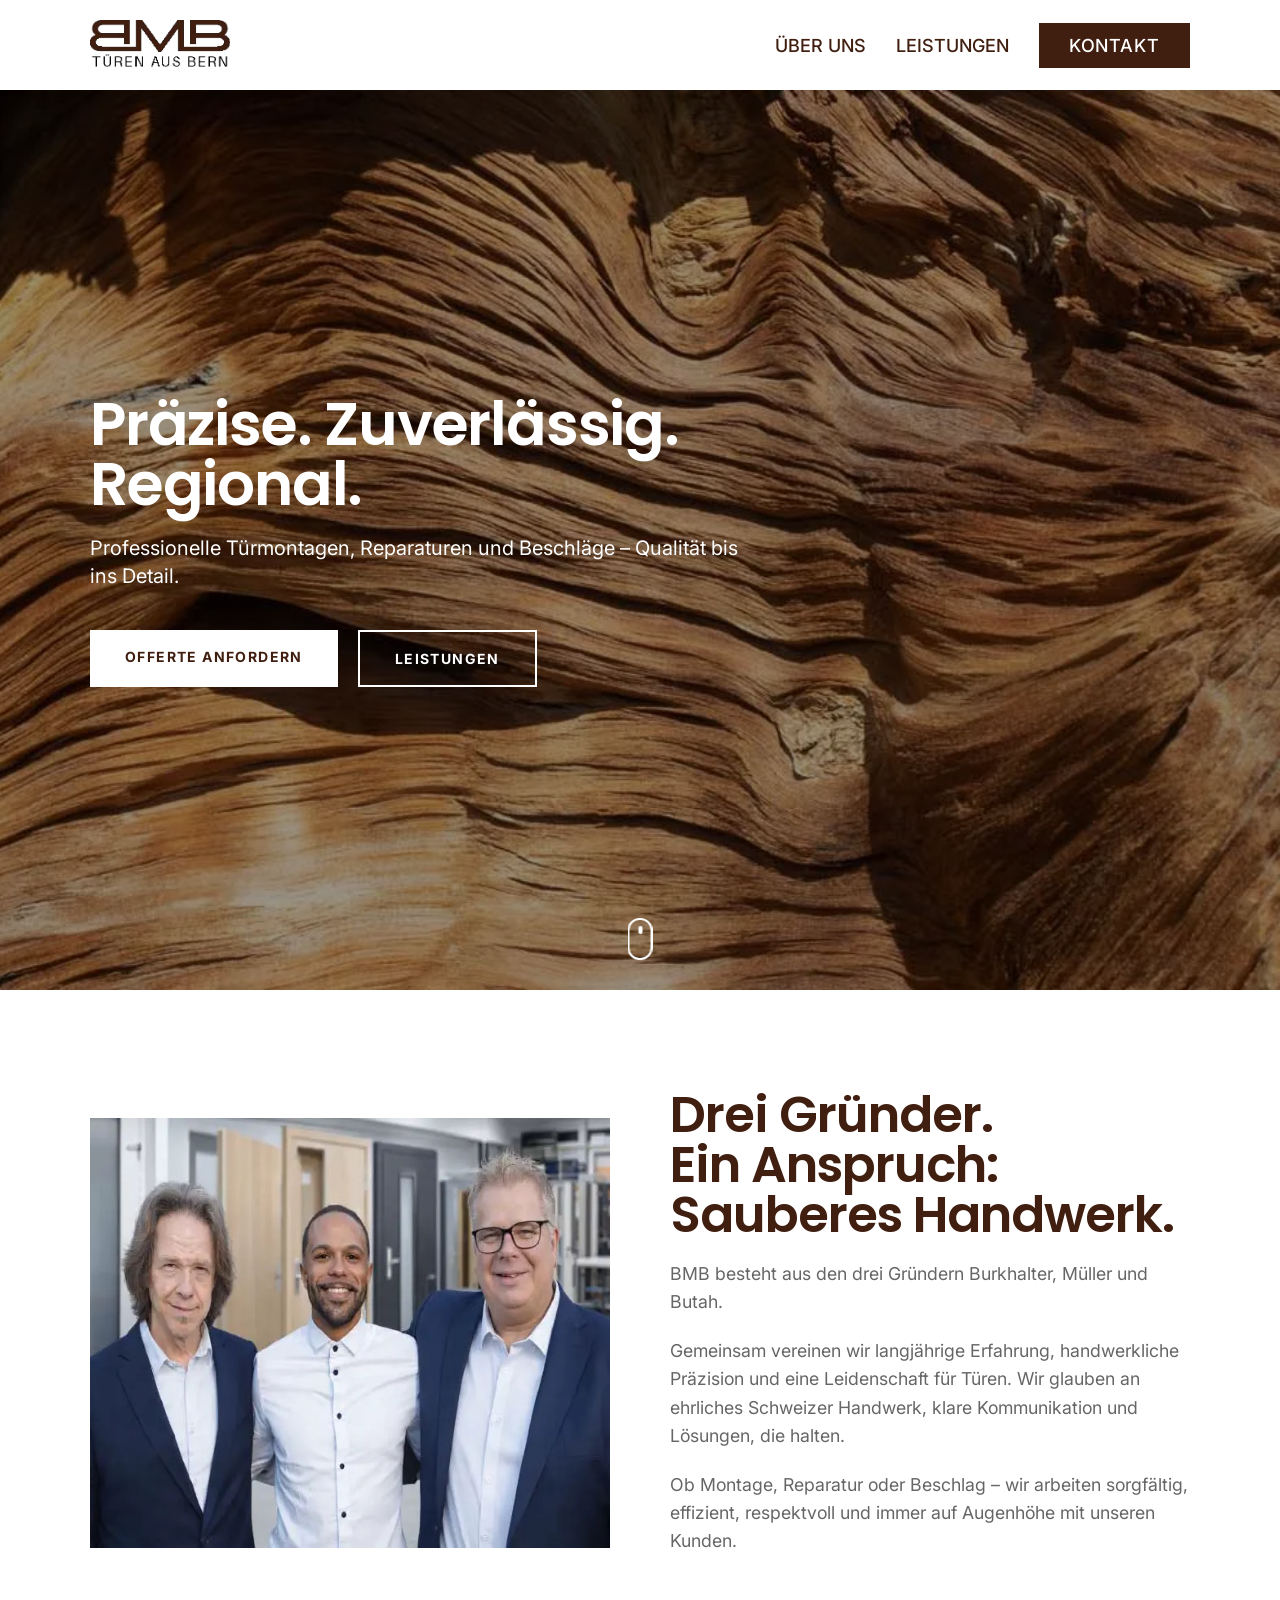
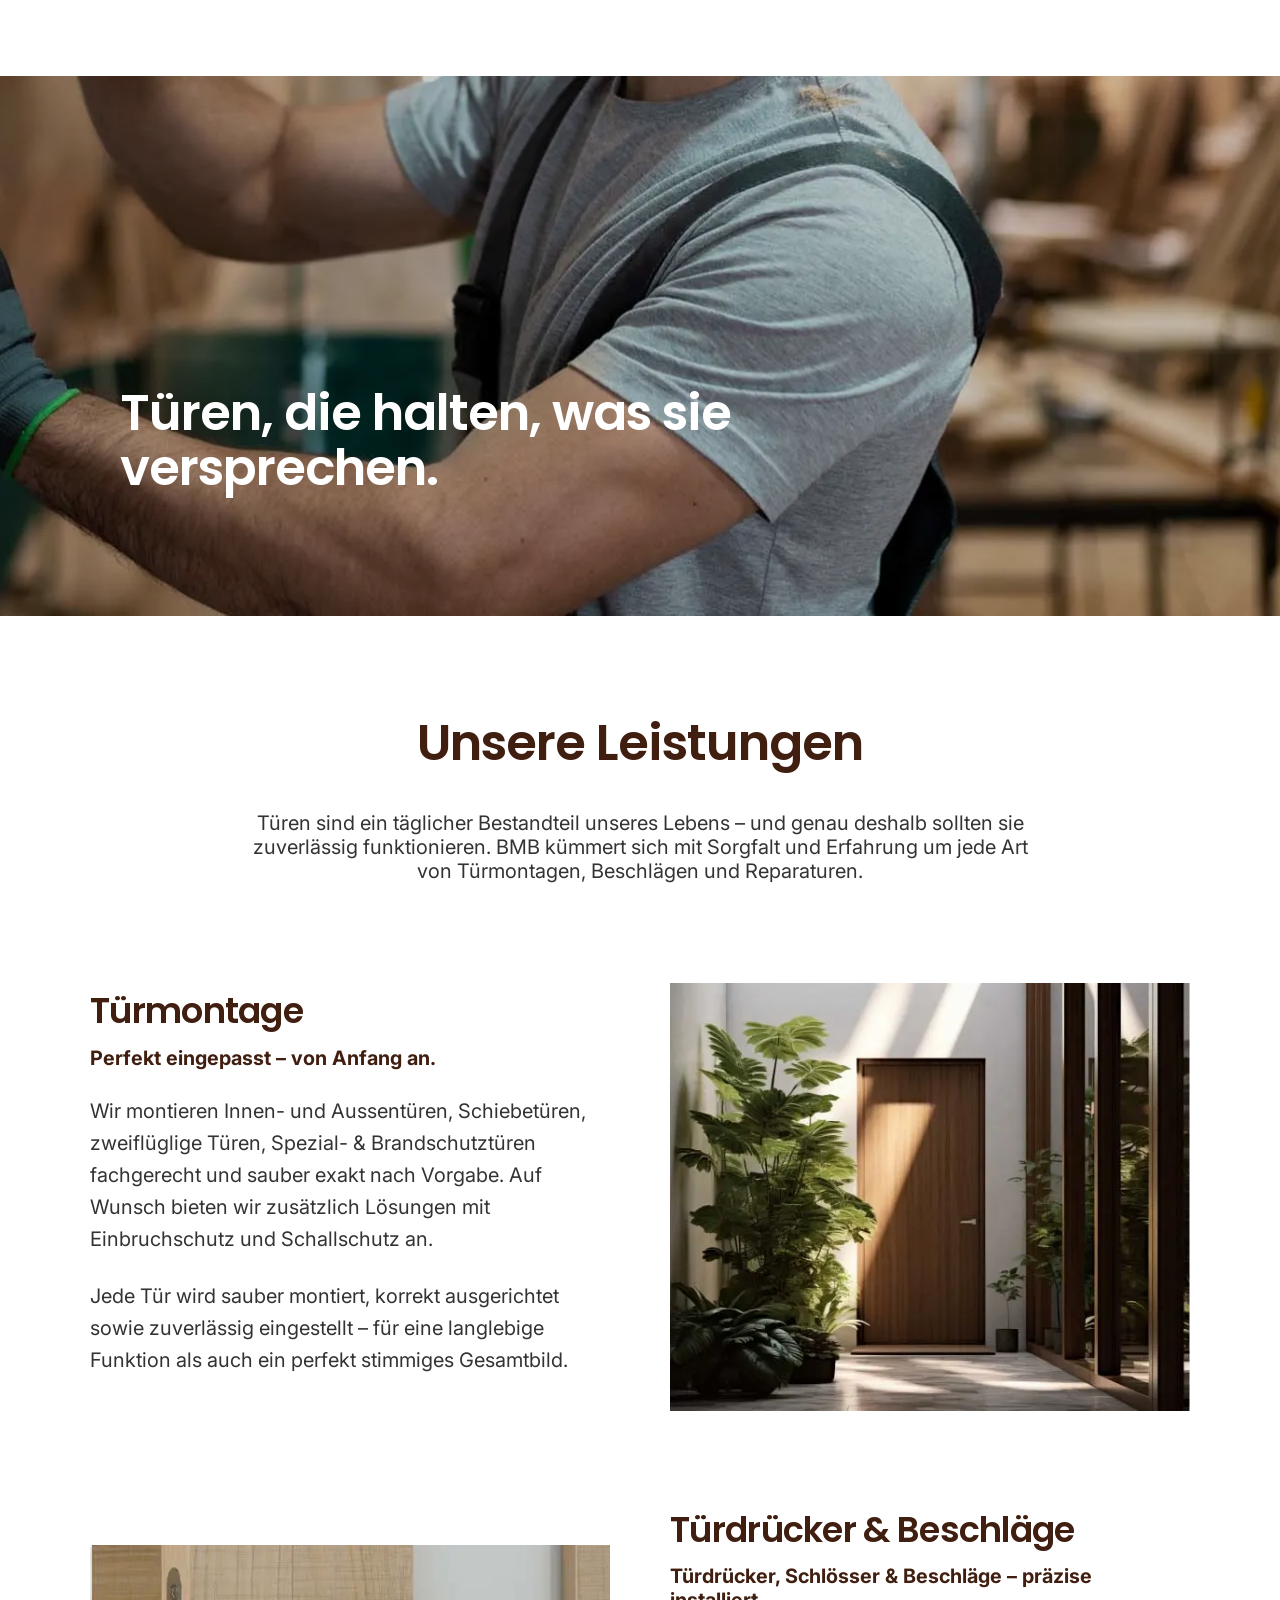
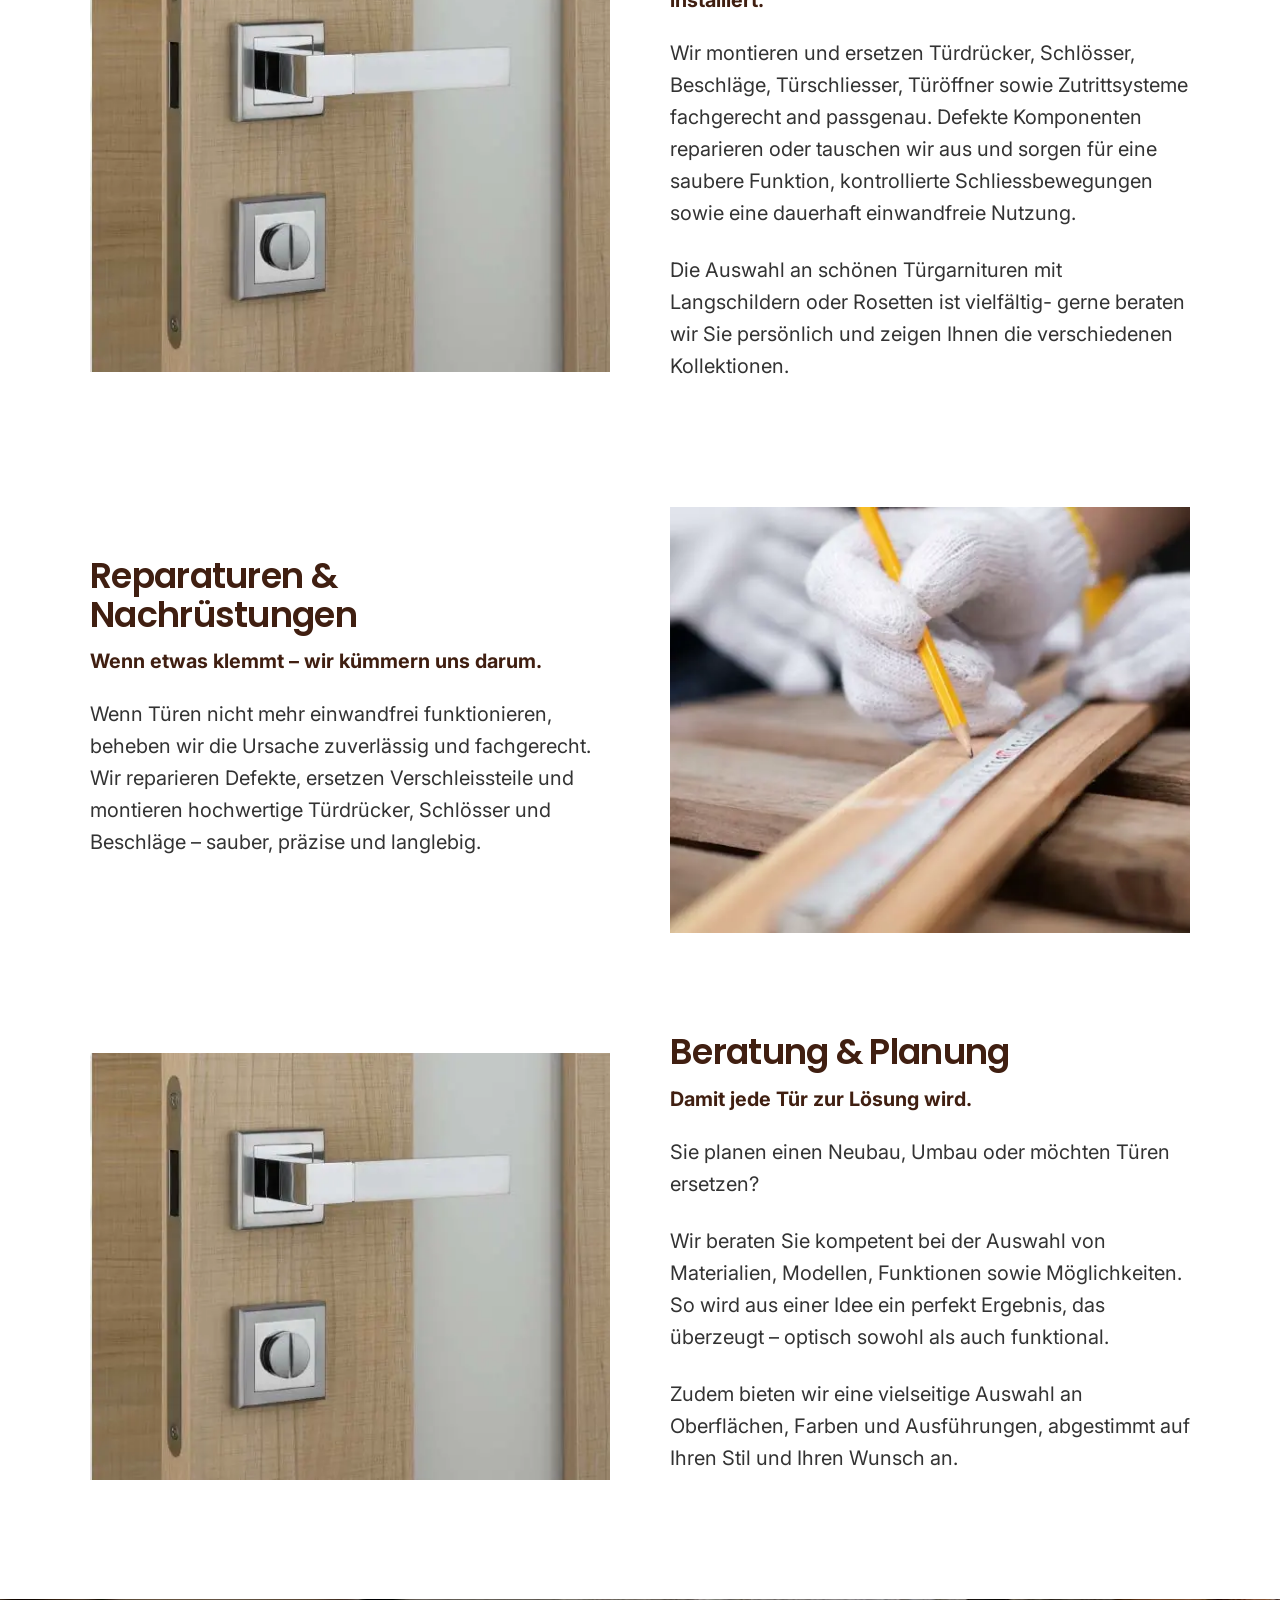
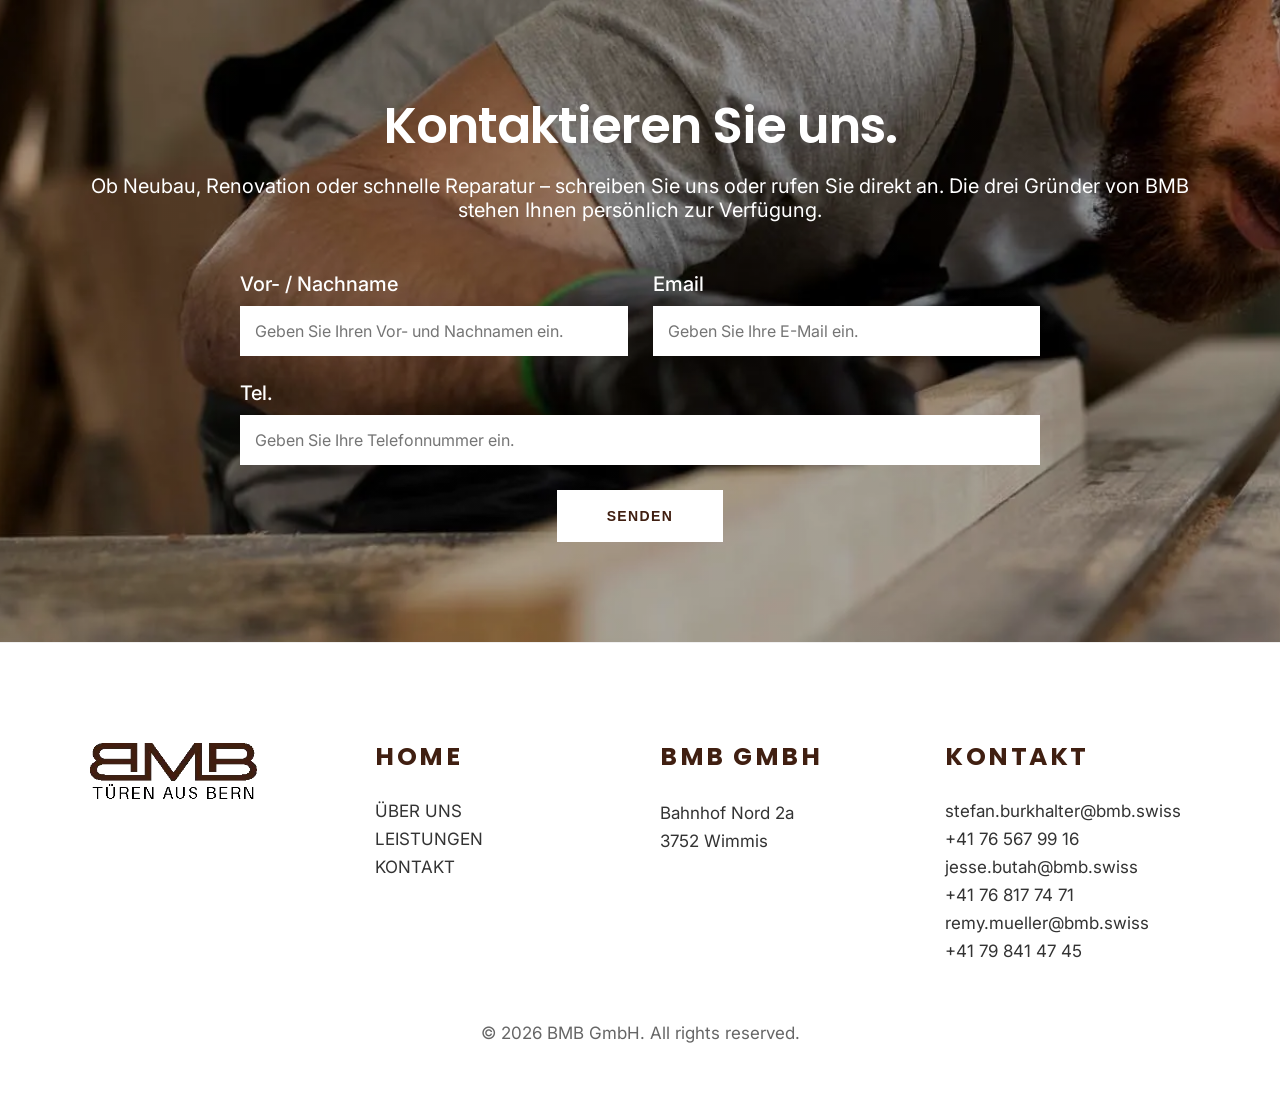
<file: index.html>
<!DOCTYPE html>
<html lang="de">

<head>
    <meta charset="UTF-8">
    <meta name="viewport" content="width=device-width, initial-scale=1.0">
    <title>BMB - Präzise. Zuverlässig. Regional.</title>
    <meta name="description" content="Professionelle Türmontagen, Reparaturen und Beschläge – Qualität bis ins Detail.">
    <link rel="icon" type="image/webp" href="images/favicon.webp">

    <!-- Preconnect to external origins -->
    <link rel="preconnect" href="https://fonts.googleapis.com">
    <link rel="preconnect" href="https://fonts.gstatic.com" crossorigin>

    <!-- Preload LCP Image -->
    <link rel="preload" as="image" href="images/hero.webp" fetchpriority="high">

    <link
        href="https://fonts.googleapis.com/css2?family=Inter:wght@400;600;700&family=Poppins:wght@600;700&display=swap"
        rel="stylesheet" media="print" onload="this.media='all'">
    <noscript>
        <link
            href="https://fonts.googleapis.com/css2?family=Inter:wght@400;600;700&family=Poppins:wght@600;700&display=swap"
            rel="stylesheet">
    </noscript>

    <style>
        :root {
            --primary-brown: #401F11;
            --accent-gold: #AF8B51;
            --bg-light-grey: #F5F4F3;
            --text-dark: #333333;
            --text-light: #666666;
            --white: #FFFFFF;
            --transition: all 0.4s cubic-bezier(0.165, 0.84, 0.44, 1);

            /* Fluid Typography */
            --h1-size: clamp(2.5rem, 5vw + 1rem, 3.75rem);
            /* 40px to 60px */
            --h2-size: clamp(2rem, 4.5vw + 1rem, 3.125rem);
            /* 32px to 50px */
            --h3-size: clamp(1.5rem, 3vw + 1rem, 2.1875rem);
            /* 24px to 35px */
            --h4-size: clamp(1.25rem, 2vw + 1rem, 1.5625rem);
            /* 20px to 25px */
            --body-size: clamp(1rem, 1.5vw + 0.5rem, 1.25rem);
            /* 16px to 20px */
            --nav-size: clamp(1rem, 1vw + 0.5rem, 1.125rem);
            /* 16px to 18px */

            /* Fluid Spacing */
            --section-padding: clamp(3.125rem, 1.5rem + 6.9vw, 6.25rem);
            /* 50px to 100px */
            --content-gap: clamp(2.5rem, 1.5rem + 4.3vw, 3.75rem);
            /* 40px to 60px */
            --subsection-gap: clamp(3.125rem, 1.5rem + 6.9vw, 6.25rem);
            /* 50px to 100px */
        }

        /* Scroll Animations */
        .reveal {
            opacity: 0;
            transform: translateY(30px);
            transition: all 0.8s cubic-bezier(0.165, 0.84, 0.44, 1);
        }

        .reveal.active {
            opacity: 1;
            transform: translateY(0);
        }

        .reveal-left {
            opacity: 0;
            transform: translateX(-30px);
            transition: all 0.8s cubic-bezier(0.165, 0.84, 0.44, 1);
        }

        .reveal-left.active {
            opacity: 1;
            transform: translateX(0);
        }

        .reveal-right {
            opacity: 0;
            transform: translateX(30px);
            transition: all 0.8s cubic-bezier(0.165, 0.84, 0.44, 1);
        }

        .reveal-right.active {
            opacity: 1;
            transform: translateX(0);
        }

        * {
            margin: 0;
            padding: 0;
            box-sizing: border-box;
        }

        body {
            font-family: 'Inter', sans-serif;
            line-height: clamp(1.4, 1.3 + 0.1vw, 1.5);
            font-size: var(--body-size);
            color: var(--text-dark);
            background-color: var(--white);
            -webkit-font-smoothing: antialiased;
            overflow-x: hidden;
        }

        h1 {
            font-family: 'Poppins', sans-serif;
            color: var(--primary-brown);
            font-weight: 600;
            line-height: 1.1;
            letter-spacing: -0.02em;
            font-size: var(--h1-size);
        }

        h2,
        h3,
        h4 {
            font-family: 'Poppins', sans-serif;
            color: var(--primary-brown);
            font-weight: 600;
            line-height: 1.1;
            letter-spacing: -0.02em;
            font-size: var(--h2-size);
        }

        h3 {
            font-size: var(--h3-size);
        }

        h4 {
            font-size: var(--h4-size);
        }

        a {
            text-decoration: none;
            color: inherit;
            transition: var(--transition);
        }

        ul {
            list-style: none;
        }

        img {
            max-width: 100%;
            display: block;
            transition: transform 0.6s cubic-bezier(0.165, 0.84, 0.44, 1);
        }

        .container {
            max-width: 1140px;
            margin: 0 auto;
            padding: 0 20px;
        }

        /* Header */
        header {
            background-color: var(--white);
            padding: 20px 0;
            position: sticky;
            top: 0;
            z-index: 1000;
            transition: all 0.3s ease;
            box-shadow: 0 2px 10px rgba(0, 0, 0, 0.03);
        }

        header.scrolled {
            padding: 12px 0;
            background-color: rgba(255, 255, 255, 0.95);
            backdrop-filter: blur(10px);
            box-shadow: 0 5px 20px rgba(0, 0, 0, 0.05);
        }

        header .container {
            display: flex;
            justify-content: space-between;
            align-items: center;
        }

        .logo img {
            height: 50px;
            width: auto;
            transition: height 0.3s ease;
        }

        header.scrolled .logo img {
            height: 40px;
        }

        nav .nav-list {
            display: flex;
            gap: 30px;
            align-items: center;
        }

        nav .nav-list li a {
            font-weight: 500;
            font-size: var(--nav-size);
            color: var(--primary-brown);
            line-height: normal;
            position: relative;
        }

        nav .nav-list li a::after {
            content: '';
            position: absolute;
            bottom: -5px;
            left: 0;
            width: 0;
            height: 2px;
            background-color: var(--accent-gold);
            transition: width 0.3s ease;
        }

        nav .nav-list li a:hover::after {
            width: 100%;
        }

        nav .nav-list li a:hover {
            color: var(--accent-gold);
        }

        /* Mobile Menu Toggle */
        .menu-toggle {
            display: none;
            flex-direction: column;
            cursor: pointer;
            gap: 5px;
            z-index: 1001;
        }

        .menu-toggle .bar {
            width: 28px;
            height: 3px;
            background-color: var(--primary-brown);
            transition: var(--transition);
        }

        .menu-toggle.is-active .bar:nth-child(1) {
            transform: translateY(8px) rotate(45deg);
        }

        .menu-toggle.is-active .bar:nth-child(2) {
            opacity: 0;
        }

        .menu-toggle.is-active .bar:nth-child(3) {
            transform: translateY(-8px) rotate(-45deg);
        }

        .btn-contact {
            background-color: var(--primary-brown);
            color: var(--white) !important;
            padding: 12px 30px;
            border-radius: 0;
            font-weight: 600;
            font-size: 14px;
            text-transform: uppercase;
            letter-spacing: 0.05em;
            transition: all 0.3s ease;
        }

        .btn-contact:hover {
            background-color: var(--accent-gold);
            transform: translateY(-2px);
            box-shadow: 0 5px 15px rgba(175, 139, 81, 0.3);
        }

        /* Hero */
        .hero {
            height: 100vh;
            min-height: 600px;
            position: relative;
            overflow: hidden;
            display: flex;
            align-items: center;
            color: var(--white);
        }

        .hero-bg {
            position: absolute;
            top: 0;
            left: 0;
            width: 100%;
            height: 100%;
            background-image: linear-gradient(rgba(0, 0, 0, 0.4), rgba(0, 0, 0, 0.4)), url('images/hero.webp');
            background-size: cover;
            background-position: center;
            z-index: -1;
            animation: kenBurns 20s infinite alternate cubic-bezier(0.445, 0.05, 0.55, 0.95);
        }

        @keyframes kenBurns {
            from {
                transform: scale(1);
            }

            to {
                transform: scale(1.15);
            }
        }

        .hero .container {
            width: 100%;
            z-index: 1;
        }

        .hero-content {
            text-align: left;
            max-width: 800px;
        }

        .hero-content h1 {
            font-size: var(--h1-size);
            margin-bottom: 20px;
            color: var(--white);
            line-height: 1;
            opacity: 0;
            transform: translateY(30px);
            animation: fadeInUpStagger 1s cubic-bezier(0.165, 0.84, 0.44, 1) forwards;
        }

        .hero-content p {
            font-size: var(--body-size);
            margin-bottom: 40px;
            max-width: 650px;
            line-height: 1.4;
            opacity: 0;
            transform: translateY(30px);
            animation: fadeInUpStagger 1s cubic-bezier(0.165, 0.84, 0.44, 1) forwards 0.2s;
        }

        .hero-btns {
            display: flex;
            gap: 20px;
            justify-content: flex-start;
            opacity: 0;
            transform: translateY(30px);
            animation: fadeInUpStagger 1s cubic-bezier(0.165, 0.84, 0.44, 1) forwards 0.4s;
        }

        @keyframes fadeInUpStagger {
            to {
                opacity: 1;
                transform: translateY(0);
            }
        }

        /* Scroll Indicator */
        .scroll-indicator {
            position: absolute;
            bottom: 30px;
            left: 50%;
            transform: translateX(-50%);
            z-index: 2;
            opacity: 0;
            animation: fadeIn 1s ease forwards 1.2s;
        }

        @keyframes fadeIn {
            to {
                opacity: 1;
            }
        }

        .mouse {
            width: 25px;
            height: 42px;
            border: 2px solid var(--white);
            border-radius: 12px;
            position: relative;
        }

        .wheel {
            width: 4px;
            height: 8px;
            background: var(--white);
            border-radius: 2px;
            position: absolute;
            top: 6px;
            left: 50%;
            transform: translateX(-50%);
            animation: scrollWheel 1.5s infinite;
        }

        @keyframes scrollWheel {
            0% {
                transform: translate(-50%, 0);
                opacity: 1;
            }

            100% {
                transform: translate(-50%, 15px);
                opacity: 0;
            }
        }

        .btn-primary {
            background-color: var(--white);
            color: var(--primary-brown);
            padding: 18px 35px;
            border-radius: 0;
            font-weight: 700;
            font-size: 14px;
            text-transform: uppercase;
            letter-spacing: 0.1em;
            transition: all 0.3s ease;
        }

        .btn-secondary {
            background-color: transparent;
            color: var(--white);
            padding: 18px 35px;
            border: 2px solid var(--white);
            border-radius: 0;
            font-weight: 700;
            font-size: 14px;
            text-transform: uppercase;
            letter-spacing: 0.1em;
            transition: all 0.3s ease;
        }

        .btn-primary:hover {
            background-color: var(--accent-gold);
            color: var(--white);
            transform: translateY(-3px);
            box-shadow: 0 10px 20px rgba(0, 0, 0, 0.2);
        }

        .btn-secondary:hover {
            background-color: var(--white);
            color: var(--primary-brown);
            transform: translateY(-3px);
            box-shadow: 0 10px 20px rgba(0, 0, 0, 0.2);
        }

        /* About Section */
        .about {
            padding: var(--section-padding) 0;
        }

        .about .grid {
            display: grid;
            grid-template-columns: 1fr 1fr;
            gap: var(--content-gap);
            align-items: center;
        }

        .about-text h2 {
            font-size: var(--h2-size);
            margin-bottom: 20px;
            line-height: 1;
        }

        .about-text p {
            margin-bottom: 20px;
            color: var(--text-light);
            font-size: clamp(1rem, 0.95rem + 0.2vw, 1.15rem);
            line-height: 1.6;
        }

        /* Services list layout */
        .services-area {
            padding: var(--section-padding) 0;
        }

        .services-area .section-intro {
            text-align: center;
            margin-bottom: var(--subsection-gap);
        }

        .services-area .section-intro p {
            max-width: 800px;
            margin: 40px auto 0;
            font-size: var(--body-size);
            line-height: clamp(1.6, 1.5 + 0.1vw, 1.7);
        }

        .services-list {
            display: flex;
            flex-direction: column;
            gap: var(--subsection-gap);
        }

        .service-item {
            display: grid;
            grid-template-columns: 1fr 1fr;
            gap: var(--content-gap);
            align-items: center;
        }

        .service-item.reverse {
            direction: rtl;
        }

        .service-item.reverse .content,
        .service-item.reverse .image {
            direction: ltr;
        }

        .service-item .content h3 {
            font-size: var(--h3-size);
            margin-bottom: 15px;
            line-height: 1.1;
        }

        .service-item .highlight {
            display: block;
            color: var(--primary-brown);
            font-weight: 700;
            font-size: clamp(1.1rem, 1rem + 0.3vw, 1.25rem);
            margin-bottom: 25px;
        }

        .service-item .content p {
            color: var(--text-dark);
            margin-bottom: 25px;
            font-size: var(--body-size);
            line-height: 1.6;
        }

        .service-item .image {
            overflow: hidden;
            position: relative;
        }

        .service-item .image img {
            border-radius: 0;
            width: 100%;
            height: auto;
            box-shadow: none;
        }

        .service-item:hover .image img {
            transform: scale(1.05);
        }

        /* Middle Message Section */
        .hero-mini {
            height: clamp(500px, 60vh, 750px);
            background-image: linear-gradient(rgba(0, 0, 0, 0.2), rgba(0, 0, 0, 0.2)), url('images/hero_mini.webp');
            background-size: cover;
            background-position: center;
            background-attachment: fixed;
            display: flex;
            align-items: flex-end;
            /* Bottom alignment */
            justify-content: flex-start;
            /* Left alignment */
            color: var(--white);
            text-align: left;
            padding: clamp(40px, 10vw, 120px);
        }

        .hero-mini h2 {
            color: var(--white);
            font-size: var(--h2-size);
            max-width: 700px;
            line-height: 1.1;
            margin: 0;
        }

        /* Contact Form Section */
        .contact-hero {
            padding: var(--section-padding) 0;
            background-image: linear-gradient(rgba(0, 0, 0, 0.3), rgba(0, 0, 0, 0.3)), url('images/contact.webp');
            background-size: cover;
            background-position: center;
            color: var(--white);
            text-align: center;
        }

        .contact-hero h2 {
            color: var(--white);
            font-size: var(--h2-size);
            margin-bottom: 20px;
        }

        .contact-hero p {
            margin-bottom: 50px;
            font-size: var(--body-size);
        }

        .contact-form {
            max-width: 800px;
            margin: 0 auto;
            display: grid;
            grid-template-columns: 1fr 1fr;
            gap: 25px;
        }

        .form-group {
            text-align: left;
        }

        .form-group label {
            display: block;
            margin-bottom: 10px;
            font-weight: 500;
        }

        .form-group input,
        .form-group textarea {
            width: 100%;
            padding: 15px;
            border: none;
            border-radius: 0;
            font-family: inherit;
            font-size: 16px;
            transition: all 0.3s ease;
        }

        .form-group input:focus {
            outline: none;
            box-shadow: 0 0 0 3px rgba(175, 139, 81, 0.2);
        }

        .full-width {
            grid-column: span 2;
        }

        .btn-submit {
            background-color: var(--white);
            color: var(--primary-brown);
            border: none;
            padding: 18px 50px;
            border-radius: 0;
            /* Square button like original */
            font-weight: 700;
            cursor: pointer;
            transition: all 0.3s ease;
            text-transform: uppercase;
            font-size: 14px;
            letter-spacing: 0.1em;
        }

        .btn-submit:hover {
            background-color: var(--accent-gold);
            color: var(--white);
            transform: translateY(-3px);
            box-shadow: 0 10px 20px rgba(0, 0, 0, 0.2);
        }

        /* Footer */
        footer {
            padding: var(--section-padding) 0 calc(var(--section-padding) / 2);
            background-color: var(--white);
            border-top: 1px solid #f0f0f0;
        }

        footer .grid {
            display: grid;
            grid-template-columns: repeat(4, 1fr);
            gap: 40px;
        }

        footer h4 {
            font-size: var(--h4-size);
            margin-bottom: 30px;
            text-transform: uppercase;
            letter-spacing: 0.1em;
            font-weight: 700;
        }

        footer ul {
            display: flex;
            flex-direction: column;
            gap: 8px;
            /* Reduced gap to match line-height feel */
        }

        footer ul li {
            line-height: 1;
        }

        footer ul li a {
            color: var(--text-dark);
            font-size: 17px;
        }

        footer ul li a:hover {
            color: var(--accent-gold);
        }

        footer .logo img {
            height: 60px;
            margin-bottom: 30px;
        }

        footer p {
            font-size: 17px;
            line-height: 1.6;
        }

        .footer-bottom {
            text-align: center;
            padding-top: 60px;
            color: var(--text-light);
            font-size: 14px;
        }

        .back-to-top {
            position: fixed;
            bottom: 30px;
            right: 30px;
            background-color: var(--primary-brown);
            color: var(--white);
            width: 45px;
            height: 45px;
            border-radius: 50%;
            display: flex;
            align-items: center;
            justify-content: center;
            box-shadow: 0 4px 15px rgba(0, 0, 0, 0.1);
            cursor: pointer;
            opacity: 0;
            transition: var(--transition);
            z-index: 999;
        }

        .back-to-top.visible {
            opacity: 1;
        }

        .back-to-top:hover {
            transform: translateY(-5px);
            background-color: var(--accent-gold);
        }

        /* Responsive */
        @media (max-width: 991px) {
            .container {
                padding: 0 30px;
            }

            .about .grid,
            .service-item,
            .contact-form,
            footer .grid {
                grid-template-columns: 1fr !important;
                gap: 50px;
                text-align: center;
            }

            .service-item.reverse {
                direction: ltr;
            }

            .about-image {
                order: -1;
            }

            .hero-content h1 {
                font-size: var(--h1-size);
                /* Use global variable */
            }

            .menu-toggle {
                display: flex;
            }

            /* Target nav .nav-list specifically to override desktop flex */
            nav .nav-list {
                display: none;
                flex-direction: column;
                position: absolute;
                top: 100%;
                left: 0;
                width: 100%;
                background-color: var(--white);
                padding: 40px 20px;
                box-shadow: 0 15px 30px rgba(0, 0, 0, 0.08);
                gap: 20px;
                text-align: center;
                opacity: 0;
                transform: translateY(-10px);
                transition: opacity 0.3s ease, transform 0.3s ease;
                z-index: 1000;
            }

            nav .nav-list.active {
                display: flex;
                opacity: 1;
                transform: translateY(0);
            }

            .hero-btns {
                flex-direction: column;
                padding: 0 20px;
            }

            footer .grid {
                text-align: center;
                gap: 50px;
            }

            footer .logo img {
                margin: 0 auto 25px;
            }
        }

        @media (max-width: 768px) {
            header .container {
                padding: 0 20px;
            }
        }
    </style>
</head>

<body>

    <header>
        <div class="container">
            <div class="logo">
                <a href="#"><img src="images/logo.webp" alt="BMB Logo" width="321" height="115"></a>
            </div>
            <nav>
                <div class="menu-toggle" id="mobile-menu">
                    <span class="bar"></span>
                    <span class="bar"></span>
                    <span class="bar"></span>
                </div>
                <ul class="nav-list">
                    <li><a href="#ueberuns">ÜBER UNS</a></li>
                    <li><a href="#leistungen">LEISTUNGEN</a></li>
                    <li><a href="#kontakt" class="btn-contact">KONTAKT</a></li>
                </ul>
            </nav>
        </div>
    </header>

    <main>
        <section class="hero">
            <div class="hero-bg"></div>
            <div class="container">
                <div class="hero-content">
                    <h1>Präzise. Zuverlässig.<br>Regional.</h1>
                    <p>Professionelle Türmontagen, Reparaturen und Beschläge – Qualität bis ins Detail.</p>
                    <div class="hero-btns">
                        <a href="mailto:stefan.burkhalter@bmb.swiss" class="btn-primary">OFFERTE ANFORDERN</a>
                        <a href="#leistungen" class="btn-secondary">LEISTUNGEN</a>
                    </div>
                </div>
            </div>
            <div class="scroll-indicator">
                <div class="mouse">
                    <div class="wheel"></div>
                </div>
            </div>
        </section>

        <section id="ueberuns" class="about">
            <div class="container">
                <div class="grid">
                    <div class="about-image reveal-left">
                        <img src="images/about.webp" alt="BMB Gründer" width="637" height="430">
                    </div>
                    <div class="about-text reveal-right">
                        <h2>Drei Gründer.<br>Ein Anspruch:<br>Sauberes Handwerk.</h2>
                        <p>BMB besteht aus den drei Gründern Burkhalter, Müller und Butah.</p>
                        <p>Gemeinsam vereinen wir langjährige Erfahrung, handwerkliche Präzision und eine Leidenschaft
                            für Türen. Wir glauben an ehrliches Schweizer Handwerk, klare Kommunikation und Lösungen,
                            die halten.</p>
                        <p>Ob Montage, Reparatur oder Beschlag – wir arbeiten sorgfältig, effizient, respektvoll und
                            immer auf Augenhöhe mit unseren Kunden.</p>
                    </div>
                </div>
            </div>
        </section>

        <section class="hero-mini reveal">
            <h2>Türen, die halten, was sie versprechen.</h2>
        </section>

        <section id="leistungen" class="services-area">
            <div class="container">
                <div class="section-intro reveal">
                    <h2>Unsere Leistungen</h2>
                    <p>Türen sind ein täglicher Bestandteil unseres Lebens – und genau deshalb sollten sie zuverlässig
                        funktionieren. BMB kümmert sich mit Sorgfalt und Erfahrung um jede Art von Türmontagen,
                        Beschlägen und Reparaturen.</p>
                </div>

                <div class="services-list">
                    <!-- Service 1 -->
                    <div class="service-item">
                        <div class="content reveal-left">
                            <h3>Türmontage</h3>
                            <span class="highlight">Perfekt eingepasst – von Anfang an.</span>
                            <p>Wir montieren Innen- und Aussentüren, Schiebetüren, zweiflüglige Türen, Spezial- &
                                Brandschutztüren fachgerecht und sauber exakt nach Vorgabe. Auf Wunsch bieten wir
                                zusätzlich Lösungen mit Einbruchschutz und Schallschutz an.</p>
                            <p>Jede Tür wird sauber montiert, korrekt ausgerichtet sowie zuverlässig eingestellt – für
                                eine langlebige Funktion als auch ein perfekt stimmiges Gesamtbild.</p>
                        </div>
                        <div class="image reveal-right">
                            <img src="images/service1.webp" alt="Türmontage" width="558" height="459">
                        </div>
                    </div>

                    <!-- Service 2 -->
                    <div class="service-item reverse">
                        <div class="content reveal-right">
                            <h3>Türdrücker & Beschläge</h3>
                            <span class="highlight">Türdrücker, Schlösser & Beschläge – präzise installiert.</span>
                            <p>Wir montieren und ersetzen Türdrücker, Schlösser, Beschläge, Türschliesser, Türöffner
                                sowie Zutrittsysteme fachgerecht and passgenau. Defekte Komponenten reparieren oder
                                tauschen wir aus und sorgen für eine saubere Funktion, kontrollierte Schliessbewegungen
                                sowie eine dauerhaft einwandfreie Nutzung.</p>
                            <p>Die Auswahl an schönen Türgarnituren mit Langschildern oder Rosetten ist vielfältig-
                                gerne beraten wir Sie persönlich und zeigen Ihnen die verschiedenen Kollektionen.</p>
                        </div>
                        <div class="image reveal-left">
                            <img src="images/service2.webp" alt="Türdrücker & Beschläge" width="558" height="458">
                        </div>
                    </div>

                    <!-- Service 3 -->
                    <div class="service-item">
                        <div class="content reveal-left">
                            <h3>Reparaturen & Nachrüstungen</h3>
                            <span class="highlight">Wenn etwas klemmt – wir kümmern uns darum.</span>
                            <p>Wenn Türen nicht mehr einwandfrei funktionieren, beheben wir die Ursache zuverlässig und
                                fachgerecht. Wir reparieren Defekte, ersetzen Verschleissteile und montieren hochwertige
                                Türdrücker, Schlösser und Beschläge – sauber, präzise und langlebig.</p>
                        </div>
                        <div class="image reveal-right">
                            <img src="images/service3.webp" alt="Reparaturen & Nachrüstungen" width="561" height="460">
                        </div>
                    </div>

                    <!-- Service 4 -->
                    <div class="service-item reverse">
                        <div class="content reveal-right">
                            <h3>Beratung & Planung</h3>
                            <span class="highlight">Damit jede Tür zur Lösung wird.</span>
                            <p>Sie planen einen Neubau, Umbau oder möchten Türen ersetzen?</p>
                            <p>Wir beraten Sie kompetent bei der Auswahl von Materialien, Modellen, Funktionen sowie
                                Möglichkeiten. So wird aus einer Idee ein perfekt Ergebnis, das überzeugt – optisch
                                sowohl als auch funktional.</p>
                            <p>Zudem bieten wir eine vielseitige Auswahl an Oberflächen, Farben und Ausführungen,
                                abgestimmt auf Ihren Stil und Ihren Wunsch an.</p>
                        </div>
                        <div class="image reveal-left">
                            <img src="images/service2.webp" alt="Beratung & Planung" width="558" height="458">
                        </div>
                    </div>
                </div>
            </div>
        </section>

        <section id="kontakt" class="contact-hero reveal">
            <div class="container">
                <h2>Kontaktieren Sie uns.</h2>
                <p>Ob Neubau, Renovation oder schnelle Reparatur – schreiben Sie uns oder rufen Sie direkt an. Die drei
                    Gründer von BMB stehen Ihnen persönlich zur Verfügung.</p>
                <form class="contact-form">
                    <div class="form-group">
                        <label>Vor- / Nachname</label>
                        <input type="text" placeholder="Geben Sie Ihren Vor- und Nachnamen ein.">
                    </div>
                    <div class="form-group">
                        <label>Email</label>
                        <input type="email" placeholder="Geben Sie Ihre E-Mail ein.">
                    </div>
                    <div class="form-group full-width">
                        <label>Tel.</label>
                        <input type="tel" placeholder="Geben Sie Ihre Telefonnummer ein.">
                    </div>
                    <div class="full-width">
                        <button type="submit" class="btn-submit">SENDEN</button>
                    </div>
                </form>
            </div>
        </section>
    </main>

    <footer>
        <div class="container">
            <div class="grid">
                <div class="logo-col">
                    <div class="logo">
                        <img src="images/logo.webp" alt="BMB Logo" width="321" height="115">
                    </div>
                </div>
                <div class="links-col">
                    <h4>HOME</h4>
                    <ul>
                        <li><a href="#ueberuns">ÜBER UNS</a></li>
                        <li><a href="#leistungen">LEISTUNGEN</a></li>
                        <li><a href="#kontakt">KONTAKT</a></li>
                    </ul>
                </div>
                <div class="address-col">
                    <h4>BMB GmbH</h4>
                    <p>Bahnhof Nord 2a<br>3752 Wimmis</p>
                </div>
                <div class="contact-col">
                    <h4>KONTAKT</h4>
                    <ul>
                        <li><a href="mailto:stefan.burkhalter@bmb.swiss">stefan.burkhalter@bmb.swiss</a></li>
                        <li><a href="tel:+41 76 567 99 16">+41 76 567 99 16</a></li>
                        <li><a href="mailto:jesse.butah@bmb.swiss">jesse.butah@bmb.swiss</a></li>
                        <li><a href="tel:+41 76 817 74 71">+41 76 817 74 71</a></li>
                        <li><a href="mailto:remy.mueller@bmb.swiss">remy.mueller@bmb.swiss</a></li>
                        <li><a href="tel:+41 79 841 47 45">+41 79 841 47 45</a></li>
                    </ul>
                </div>
            </div>
            <div class="footer-bottom">
                <p>&copy; 2026 BMB GmbH. All rights reserved.</p>
            </div>
        </div>
    </footer>

    <div class="back-to-top" id="backToTop">
        <svg xmlns="http://www.w3.org/2000/svg" width="24" height="24" viewBox="0 0 24 24" fill="none"
            stroke="currentColor" stroke-width="2" stroke-linecap="round" stroke-linejoin="round">
            <polyline points="18 15 12 9 6 15"></polyline>
        </svg>
    </div>

    <script src="script.js"></script>
</body>

</html>
</file>
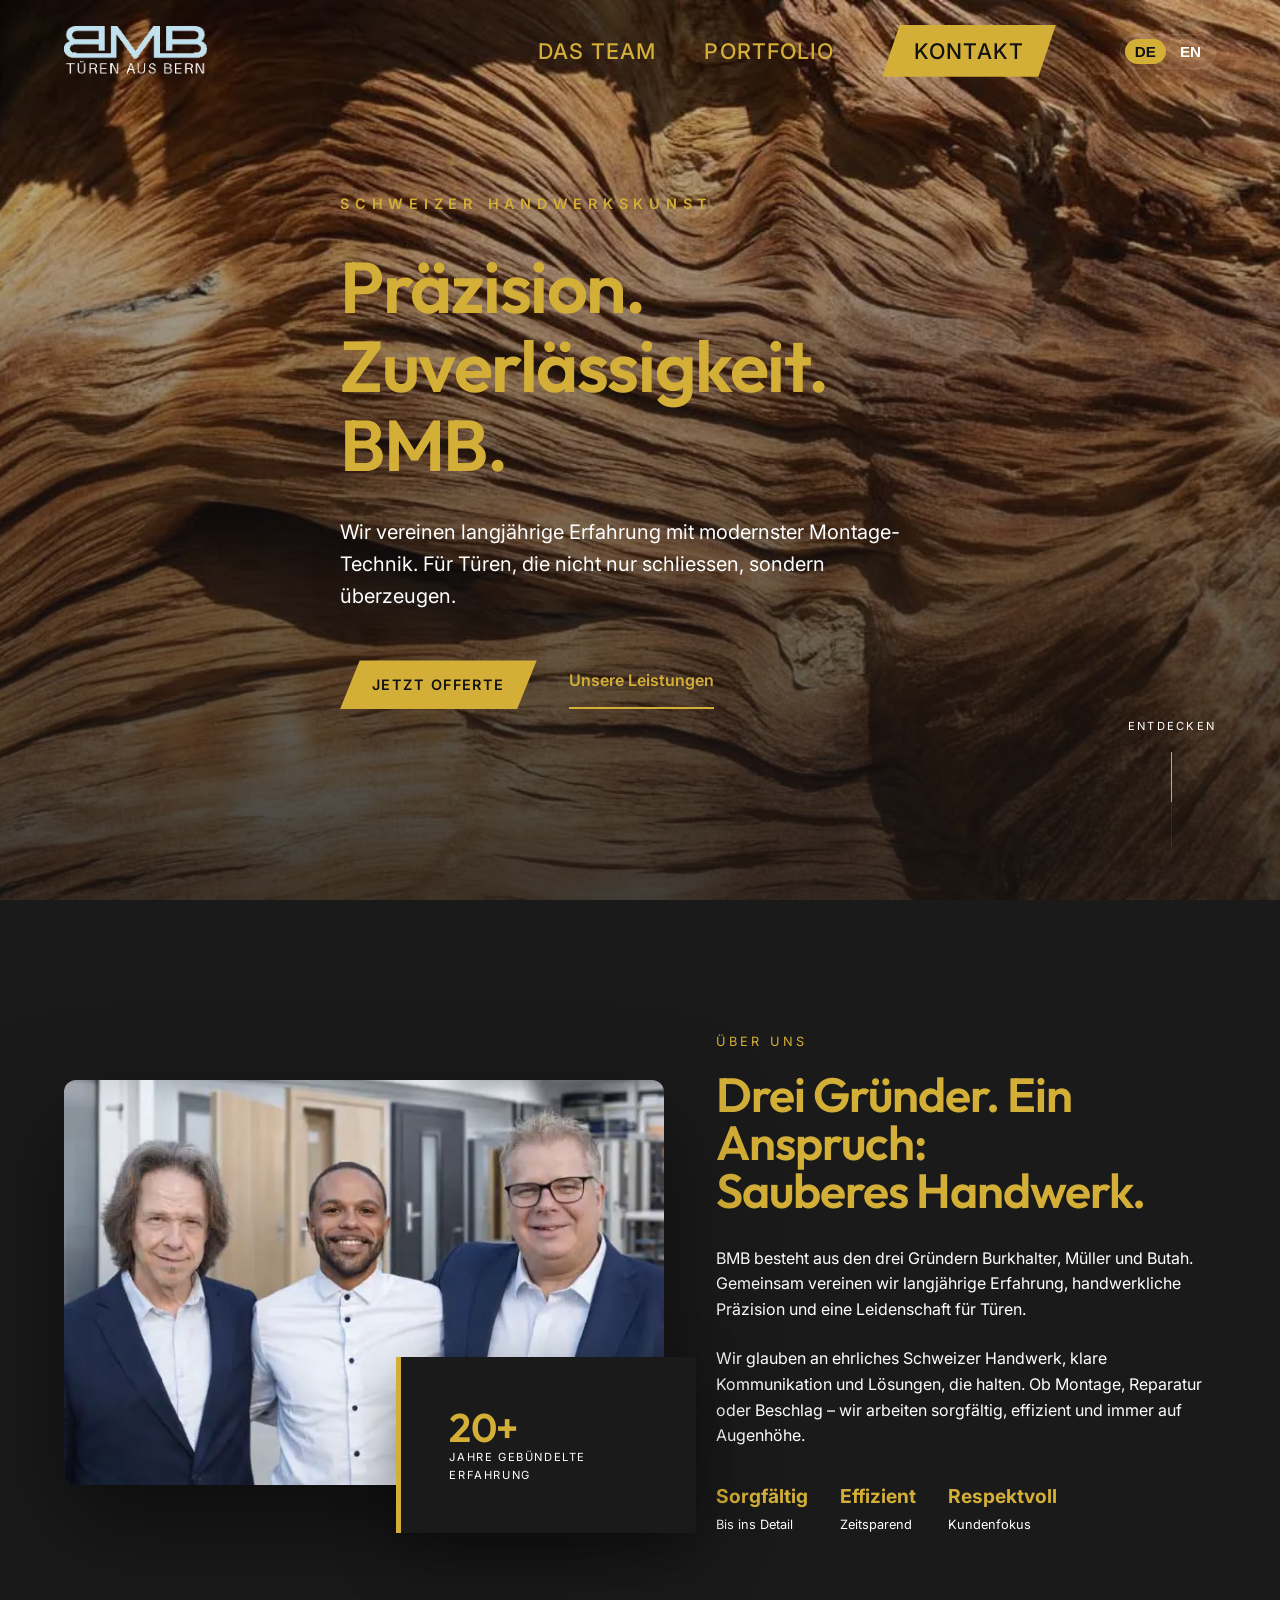
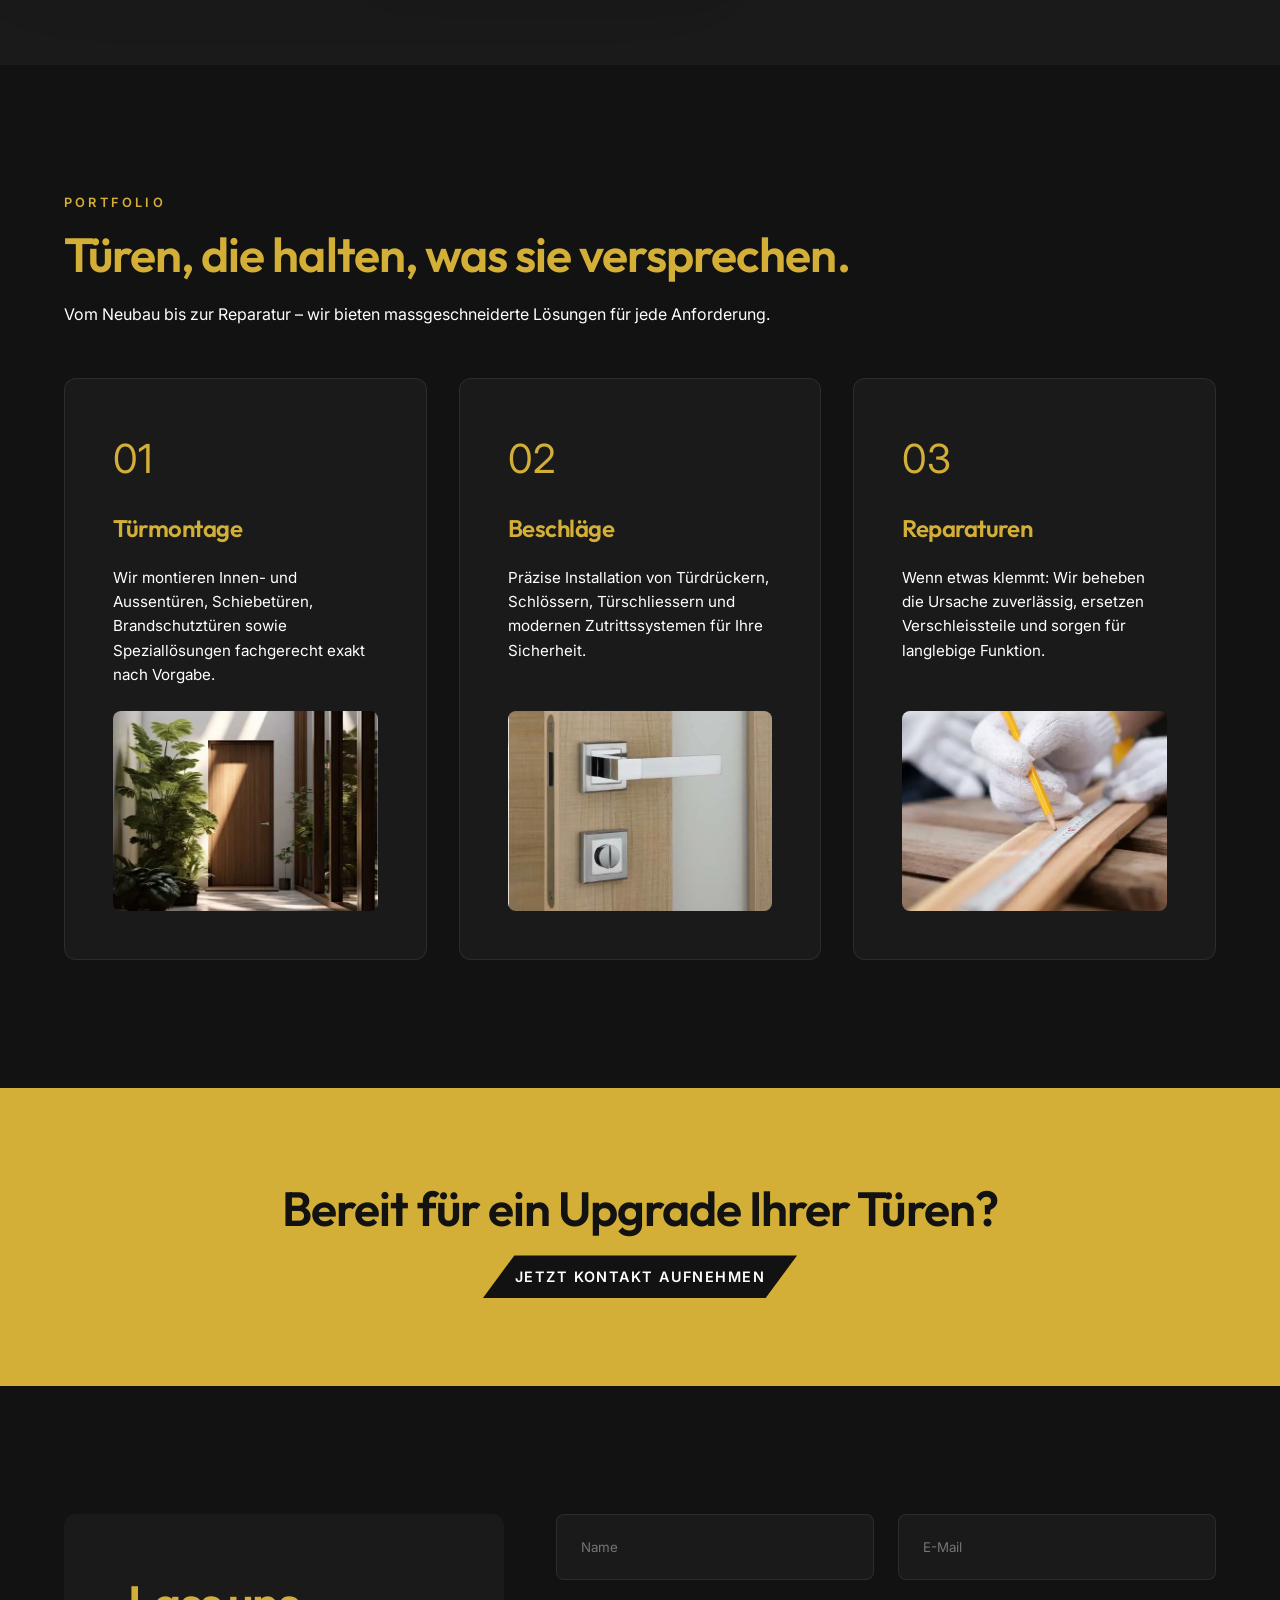
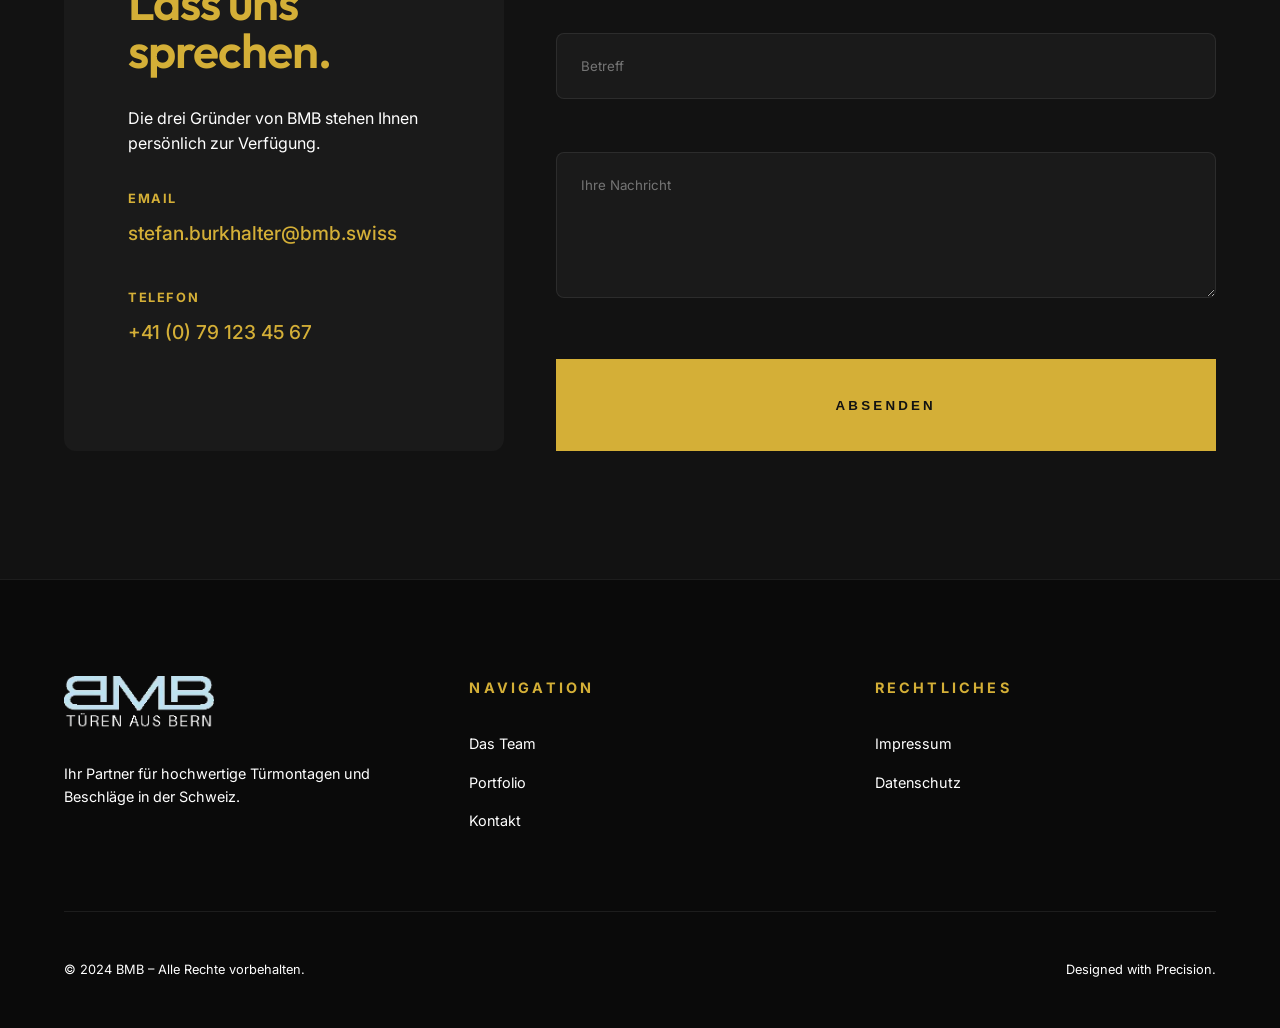
<file: premium/index.html>
<!DOCTYPE html>
<html lang="de">

<head>
    <meta charset="UTF-8">
    <meta name="viewport" content="width=device-width, initial-scale=1.0">
    <title>BMB | Präzision in Perfektion</title>
    <meta name="description" content="Professionelle Türmontagen, Reparaturen und Beschläge – Qualität bis ins Detail.">
    <link rel="icon" type="image/webp" href="images/favicon.webp">

    <!-- Preconnect & Fonts -->
    <link rel="preconnect" href="https://fonts.googleapis.com">
    <link rel="preconnect" href="https://fonts.gstatic.com" crossorigin>
    <link
        href="https://fonts.googleapis.com/css2?family=Inter:wght@400;500;600&family=Outfit:wght@500;600;700&display=swap"
        rel="stylesheet">

    <style>
        :root {
            /* Colors - Premium Dark Palette */
            --primary: #121212;
            --secondary: #1A1A1A;
            --accent: #D4AF37;
            /* Precision Gold */
            --accent-soft: rgba(212, 175, 55, 0.1);
            --text-main: #D4AF37;
            --text-muted: #fff;
            --glass: rgba(255, 255, 255, 0.03);
            --glass-border: rgba(255, 255, 255, 0.08);

            /* Fluid Typography - Scaled Up */
            --h1-size: clamp(4.5rem, 18vw + 2rem, 4.5rem);
            --h2-size: clamp(3rem, 10vw + 2rem, 3rem);
            --h3-size: clamp(1.5rem, 3vw + 1rem, 3rem);
            --body-size: clamp(1rem, 1vw + 0.5rem, 1.25rem);
            --nav-size: clamp(1.35rem, 0.75vw + 0.5rem, 1.65rem);

            /* Fluid Spacing */
            --section-padding: clamp(4rem, 10vw, 10rem);
            --container-max: 1400px;
            --grid-gap: clamp(1.5rem, 4vw, 4rem);

            /* Misc */
            --transition: all 0.6s cubic-bezier(0.16, 1, 0.3, 1);
            --radius: 12px;
        }

        /* Base Reset */
        * {
            margin: 0;
            padding: 0;
            box-sizing: border-box;
        }

        html {
            scroll-behavior: smooth;
        }

        body {
            font-family: 'Inter', sans-serif;
            background-color: var(--primary);
            color: var(--text-main);
            line-height: 1.6;
            overflow-x: hidden;
            -webkit-font-smoothing: antialiased;
        }

        h1 {
            font-family: 'Outfit', sans-serif;
            font-weight: 600;
            line-height: 1.1;
            letter-spacing: -0.02em;
            font-size: var(--h1-size);
        }

        h2 {
            font-family: 'Outfit', sans-serif;
            font-weight: 600;
            line-height: 1;
            letter-spacing: -0.02em;
            font-size: var(--h2-size);
        }

        h3 {
            font-family: 'Outfit', sans-serif;
            font-weight: 600;
            line-height: 1.1;
            letter-spacing: -0.02em;
            font-size: var(--h3-size);
        }

        a {
            text-decoration: none;
            color: inherit;
            transition: var(--transition);
        }

        ul {
            list-style: none;
        }

        img {
            display: block;
            max-width: 100%;
            height: auto;
            transition: var(--transition);
        }

        /* Utilities */
        .container {
            max-width: var(--container-max);
            margin: 0 auto;
            padding: 0 5vw;
        }

        .text-accent {
            color: var(--accent);
        }

        .bg-secondary {
            background-color: var(--secondary);
        }

        /* Header */
        header {
            position: fixed;
            top: 0;
            left: 0;
            width: 100%;
            padding: clamp(1rem, 2vw, 2.5rem) 0;
            z-index: 1000;
            transition: var(--transition);
        }

        header.scrolled {
            padding: 1.2rem 0;
            background: rgba(18, 18, 18, 0.8);
            backdrop-filter: blur(20px);
            border-bottom: 1px solid var(--glass-border);
        }

        header .container {
            display: flex;
            justify-content: space-between;
            align-items: center;
        }

        .logo img {
            height: clamp(40px, 4vw, 55px);
            width: auto;
            filter: invert(1);
        }

        .nav-links {
            display: flex;
            gap: 3rem;
            align-items: center;
        }

        .nav-links a {
            font-size: var(--nav-size);
            font-weight: 500;
            letter-spacing: 0.05em;
            text-transform: uppercase;
            position: relative;
        }

        .nav-links a::after {
            content: '';
            position: absolute;
            bottom: -5px;
            left: 0;
            width: 0;
            height: 1px;
            background: var(--accent);
            transition: var(--transition);
        }

        .nav-links a:hover {
            color: var(--accent);
        }

        .nav-links a:hover::after {
            width: 100%;
        }

        .btn-cta {
            background: var(--accent);
            color: var(--primary);
            padding: 0.8rem 2rem;
            font-weight: 600;
            font-size: 0.9rem;
            letter-spacing: 0.1em;
            text-transform: uppercase;
            clip-path: polygon(10% 0, 100% 0, 90% 100%, 0 100%);
        }

        .btn-cta:hover {
            transform: translateY(-3px);
            box-shadow: 0 10px 20px rgba(212, 175, 55, 0.3);
            background: #fff;
        }

        /* Hero */
        .hero {
            height: 100vh;
            display: flex;
            align-items: center;
            position: relative;
            overflow: hidden;
        }

        .hero-video-bg {
            position: absolute;
            top: 0;
            left: 0;
            width: 100%;
            height: 100%;
            z-index: -1;
            object-fit: cover;
            filter: brightness(0.4);
            animation: zoomInfinite 20s infinite alternate ease-in-out;
        }

        /* Hero fallback image */
        .hero-img-bg {
            position: absolute;
            top: 0;
            left: 0;
            width: 100%;
            height: 100%;
            z-index: -1;
            background: linear-gradient(to bottom, rgba(18, 18, 18, 0.2), rgba(18, 18, 18, 0.8)), url('images/hero.webp');
            background-size: cover;
            background-position: center;
            animation: zoomInfinite 30s infinite alternate ease-in-out;
        }

        @keyframes zoomInfinite {
            from {
                transform: scale(1);
            }

            to {
                transform: scale(1.15);
            }
        }

        .hero-content {
            max-width: 900px;
            position: relative;
        }

        .hero-tagline {
            display: inline-block;
            font-size: 0.9rem;
            font-weight: 600;
            letter-spacing: 0.4em;
            text-transform: uppercase;
            margin-bottom: 2rem;
            color: var(--accent);
            opacity: 0;
            transform: translateY(20px);
            animation: fadeInReveal 1s forwards 0.2s;
        }

        .hero h1 {
            color: var(--text-main);
            margin-bottom: 2rem;
            opacity: 0;
            transform: translateY(40px);
            animation: fadeInReveal 1s forwards 0.4s;
        }

        .hero p {
            font-size: var(--body-size);
            color: var(--text-muted);
            max-width: 600px;
            margin-bottom: 3rem;
            opacity: 0;
            transform: translateY(40px);
            animation: fadeInReveal 1s forwards 0.6s;
        }

        .hero-actions {
            display: flex;
            gap: 2rem;
            opacity: 0;
            transform: translateY(40px);
            animation: fadeInReveal 1s forwards 0.8s;
        }

        @keyframes fadeInReveal {
            to {
                opacity: 1;
                transform: translateY(0);
            }
        }

        /* Scroll Badge */
        .scroll-badge {
            position: absolute;
            bottom: 3rem;
            right: 5vw;
            display: flex;
            flex-direction: column;
            align-items: center;
            gap: 1rem;
            font-size: 0.7rem;
            letter-spacing: 0.2em;
            text-transform: uppercase;
            color: var(--text-muted);
        }

        .scroll-line {
            width: 1px;
            height: 100px;
            background: var(--glass-border);
            position: relative;
            overflow: hidden;
        }

        .scroll-line::after {
            content: '';
            position: absolute;
            top: 0;
            left: 0;
            width: 100%;
            height: 50%;
            background: var(--accent);
            animation: scrollDown 2s infinite ease-in-out;
        }

        @keyframes scrollDown {
            0% {
                transform: translateY(-100%);
            }

            100% {
                transform: translateY(200%);
            }
        }

        /* Section Styling */
        section {
            padding: var(--section-padding) 0;
            position: relative;
        }

        .section-header {
            margin-bottom: var(--grid-gap);
            max-width: 800px;
        }

        .section-header .tag {
            color: var(--accent);
            text-transform: uppercase;
            font-weight: 600;
            letter-spacing: 0.2rem;
            font-size: 0.8rem;
            margin-bottom: 1rem;
            display: block;
        }

        /* About Section - Overlap Design */
        .about-grid {
            display: grid;
            grid-template-columns: 1.2fr 1fr;
            gap: var(--grid-gap);
            align-items: center;
        }

        .about-img-stack {
            position: relative;
        }

        .about-img-main {
            border-radius: var(--radius);
            box-shadow: 0 40px 100px rgba(0, 0, 0, 0.5);
        }

        .about-floating-card {
            position: absolute;
            bottom: -3rem;
            right: -2rem;
            background: var(--secondary);
            padding: 3rem;
            border-left: 5px solid var(--accent);
            box-shadow: 0 20px 60px rgba(0, 0, 0, 0.4);
            max-width: 300px;
            display: none;
            /* Desktop only enhancement */
        }

        @media (min-width: 1024px) {
            .about-floating-card {
                display: block;
            }
        }

        .about-text h2 {
            margin-bottom: 2rem;
        }

        .about-text p {
            color: var(--text-muted);
            margin-bottom: 1.5rem;
        }

        /* Services Section - Bento Grid */
        .services-grid {
            display: grid;
            grid-template-columns: repeat(auto-fit, minmax(300px, 1fr));
            gap: 2rem;
        }

        .service-card {
            background: var(--secondary);
            padding: 3rem;
            border: 1px solid var(--glass-border);
            border-radius: var(--radius);
            transition: var(--transition);
            display: flex;
            flex-direction: column;
            gap: 1.5rem;
            position: relative;
            overflow: hidden;
        }

        .service-card:hover {
            border-color: var(--accent);
            transform: translateY(-10px) rotateX(2deg) rotateY(2deg);
            box-shadow: 0 30px 60px rgba(0, 0, 0, 0.6);
        }

        .service-card::before {
            content: '';
            position: absolute;
            top: 0;
            left: 0;
            width: 100%;
            height: 0;
            background: linear-gradient(to bottom, var(--accent-soft), transparent);
            transition: var(--transition);
            z-index: 0;
        }

        .service-card:hover::before {
            height: 100%;
        }

        .service-card>* {
            position: relative;
            z-index: 1;
        }

        .service-icon {
            font-size: 2.5rem;
            color: var(--accent);
        }

        .service-card h3 {
            font-size: 1.5rem;
        }

        .service-card p {
            color: var(--text-muted);
            font-size: 0.95rem;
        }

        .service-img-wrap {
            margin-top: auto;
            border-radius: 8px;
            overflow: hidden;
            height: 200px;
        }

        .service-img-wrap img {
            width: 100%;
            height: 100%;
            object-fit: cover;
        }

        /* Mini Hero / CTA Section */
        .cta-strip {
            background: var(--accent);
            color: var(--primary);
            padding: 6rem 0;
            text-align: center;
        }

        .cta-strip h2 {
            color: var(--primary);
            font-size: var(--h2-size);
            margin-bottom: 2rem;
        }

        /* Contact Section */
        .contact-layout {
            display: grid;
            grid-template-columns: 1fr 1.5fr;
            gap: var(--grid-gap);
        }

        .contact-info-card {
            background: var(--secondary);
            padding: 4rem;
            border-radius: var(--radius);
        }

        .contact-item {
            margin-bottom: 2.5rem;
        }

        .contact-item h4 {
            font-size: 0.8rem;
            text-transform: uppercase;
            letter-spacing: 0.1rem;
            color: var(--accent);
            margin-bottom: 0.5rem;
        }

        .contact-item p {
            font-size: 1.2rem;
            font-weight: 500;
        }

        .contact-form {
            display: grid;
            grid-template-columns: 1fr 1fr;
            gap: 1.5rem;
        }

        .form-group {
            position: relative;
        }

        .form-group.full {
            grid-column: span 2;
        }

        .form-group input,
        .form-group textarea {
            width: 100%;
            background: var(--secondary);
            border: 1px solid var(--glass-border);
            padding: 1.5rem;
            color: var(--text-main);
            font-family: inherit;
            border-radius: 8px;
            transition: var(--transition);
        }

        .form-group input:focus,
        .form-group textarea:focus {
            outline: none;
            border-color: var(--accent);
            background: rgba(255, 255, 255, 0.05);
        }

        .btn-submit {
            grid-column: span 2;
            background: var(--accent);
            color: var(--primary);
            border: none;
            padding: 1.5rem;
            font-weight: 700;
            text-transform: uppercase;
            letter-spacing: 0.2rem;
            cursor: pointer;
            transition: var(--transition);
        }

        .btn-submit:hover {
            letter-spacing: 0.4rem;
            background: #fff;
        }

        /* Footer */
        footer {
            padding: 6rem 0 3rem;
            border-top: 1px solid var(--glass-border);
            background: #0a0a0a;
        }

        .footer-grid {
            display: grid;
            grid-template-columns: repeat(auto-fit, minmax(200px, 1fr));
            gap: 4rem;
            margin-bottom: 4rem;
        }

        .footer-col h4 {
            font-size: 0.9rem;
            text-transform: uppercase;
            letter-spacing: 0.2rem;
            margin-bottom: 2rem;
            color: var(--accent);
        }

        .footer-col ul li {
            margin-bottom: 0.8rem;
        }

        .footer-col ul li a {
            color: var(--text-muted);
            font-size: 0.9rem;
        }

        .footer-col ul li a:hover {
            color: var(--text-main);
        }

        .footer-bottom {
            display: flex;
            justify-content: space-between;
            align-items: center;
            padding-top: 3rem;
            border-top: 1px solid var(--glass-border);
            color: var(--text-muted);
            font-size: 0.8rem;
        }

        /* Language Toggle Styles */
        .lang-toggle-wrap {
            margin-left: 1rem;
        }

        .lang-toggle {
            display: flex;
            background: var(--glass);
            border: 1px solid var(--glass-border);
            border-radius: 50px;
            padding: 4px;
            gap: 4px;
        }

        .lang-btn {
            background: transparent;
            border: none;
            color: var(--text-muted);
            font-size: 0.95rem;
            font-weight: 700;
            padding: 4px 10px;
            cursor: pointer;
            border-radius: 50px;
            transition: var(--transition);
        }

        .lang-btn.active {
            background: var(--accent);
            color: var(--primary);
        }

        .lang-btn:hover:not(.active) {
            color: var(--text-main);
        }

        @media (max-width: 900px) {
            .lang-toggle-wrap {
                margin-left: 0;
                margin-top: 1rem;
            }
        }

        /* Mobile Toggle Animation Styles */
        .mobile-toggle {
            display: none;
            cursor: pointer;
            width: 30px;
            height: 20px;
            position: relative;
            z-index: 1001;
        }

        .mobile-toggle span {
            display: block;
            position: absolute;
            height: 2px;
            width: 100%;
            background: #fff;
            border-radius: 9px;
            opacity: 1;
            left: 0;
            transform: rotate(0deg);
            transition: .25s ease-in-out;
        }

        .mobile-toggle span:nth-child(1) {
            top: 0px;
        }

        .mobile-toggle span:nth-child(2) {
            top: 9px;
        }

        .mobile-toggle span:nth-child(3) {
            top: 18px;
        }

        .mobile-toggle.active span:nth-child(1) {
            top: 9px;
            transform: rotate(135deg);
        }

        .mobile-toggle.active span:nth-child(2) {
            opacity: 0;
            left: -60px;
        }

        .mobile-toggle.active span:nth-child(3) {
            top: 9px;
            transform: rotate(-135deg);
        }

        @media (max-width: 900px) {
            .mobile-toggle {
                display: block;
            }

            .nav-links {
                display: none;
                flex-direction: column;
                position: fixed;
                top: 0;
                left: 0;
                width: 100%;
                height: 100vh;
                background: var(--primary);
                justify-content: center;
                align-items: center;
                gap: 2.5rem;
                z-index: 999;
                opacity: 0;
                transition: opacity 0.3s ease;
            }

            .nav-links.active {
                display: flex;
            }

            .nav-links a {
                font-size: 2rem;
            }

            .mobile-toggle {
                display: block;
                position: relative;
                z-index: 1001;
            }

            .about-grid,
            .contact-layout {
                grid-template-columns: 1fr;
            }

            .hero h1 {
                font-size: 3.5rem;
            }
        }

        /* Reveal Animations */
        [data-reveal] {
            opacity: 0;
            transform: translateY(30px);
            transition: opacity 1s ease, transform 1s ease;
        }

        [data-reveal].active {
            opacity: 1;
            transform: translateY(0);
        }
    </style>
</head>

<body>

    <header id="header">
        <div class="container">
            <a href="#" class="logo">
                <img src="images/logo.webp" alt="BMB Logo" width="321" height="115">
            </a>
            <nav>
                <ul class="nav-links">
                    <li><a href="#ueberuns" data-i18n="nav_team">Das Team</a></li>
                    <li><a href="#leistungen" data-i18n="nav_portfolio">Portfolio</a></li>
                    <li><a href="#kontakt" class="btn-cta" data-i18n="nav_contact">Kontakt</a></li>
                    <li class="lang-toggle-wrap">
                        <div class="lang-toggle">
                            <button class="lang-btn active" data-lang="de">DE</button>
                            <button class="lang-btn" data-lang="en">EN</button>
                        </div>
                    </li>
                </ul>
                <div class="mobile-toggle">
                    <span></span>
                    <span></span>
                    <span></span>
                </div>
            </nav>
        </div>
    </header>

    <main>
        <!-- Hero Section -->
        <section class="hero">
            <div class="hero-img-bg"></div>
            <div class="container">
                <div class="hero-content">
                    <span class="hero-tagline" data-i18n="hero_tagline">Schweizer Handwerkskunst</span>
                    <h1 data-i18n="hero_h1">Präzision.<br>Zuverlässigkeit.<br><span class="text-accent">BMB.</span></h1>
                    <p style="color: #fff;" data-i18n="hero_p">Wir vereinen langjährige Erfahrung mit modernster
                        Montage-Technik. Für
                        Türen, die nicht nur
                        schliessen, sondern überzeugen.</p>
                    <div class="hero-actions">
                        <a href="#kontakt" class="btn-cta" data-i18n="hero_cta">Jetzt Offerte</a>
                        <a href="#leistungen"
                            style="border-bottom: 2px solid var(--accent); font-weight: 600; padding: 0.5rem 0;"
                            data-i18n="hero_services">Unsere
                            Leistungen</a>
                    </div>
                </div>
            </div>
            <div class="scroll-badge">
                <span data-i18n="hero_discover">Entdecken</span>
                <div class="scroll-line"></div>
            </div>
        </section>

        <!-- About Section -->
        <section id="ueberuns" class="bg-secondary" data-reveal>
            <div class="container">
                <div class="about-grid">
                    <div class="about-img-stack">
                        <img src="images/about.webp" alt="BMB Gründer" class="about-img-main" width="637" height="430">
                        <div class="about-floating-card">
                            <h3 style="font-size: 2.5rem; color: var(--accent);" data-i18n="about_xp">20+</h3>
                            <p style="text-transform: uppercase; font-size: 0.7rem; letter-spacing: 0.1rem; color: #fff;"
                                data-i18n="about_xp_text">
                                Jahre gebündelte Erfahrung</p>
                        </div>
                    </div>
                    <div class="about-text">
                        <span class="text-accent"
                            style="text-transform: uppercase; letter-spacing: 0.2rem; font-size: 0.8rem;"
                            data-i18n="about_tag">Über
                            Uns</span>
                        <h2 style="margin-top: 1rem;" data-i18n="about_h2">Drei Gründer. Ein Anspruch:<br><span
                                class="text-accent">Sauberes
                                Handwerk.</span></h2>
                        <p data-i18n="about_p1">BMB besteht aus den drei Gründern Burkhalter, Müller und Butah.
                            Gemeinsam vereinen wir
                            langjährige Erfahrung, handwerkliche Präzision und eine Leidenschaft für Türen.</p>
                        <p data-i18n="about_p2">Wir glauben an ehrliches Schweizer Handwerk, klare Kommunikation und
                            Lösungen, die halten. Ob
                            Montage, Reparatur oder Beschlag – wir arbeiten sorgfältig, effizient und immer auf
                            Augenhöhe.</p>
                        <div style="display: flex; gap: 2rem; margin-top: 2rem;">
                            <div><strong style="display: block; font-size: 1.2rem;"
                                    data-i18n="about_feature1_h">Sorgfältig</strong><span
                                    style="font-size: 0.8rem; color: var(--text-muted);"
                                    data-i18n="about_feature1_s">Bis ins Detail</span></div>
                            <div><strong style="display: block; font-size: 1.2rem;"
                                    data-i18n="about_feature2_h">Effizient</strong><span
                                    style="font-size: 0.8rem; color: var(--text-muted);"
                                    data-i18n="about_feature2_s">Zeitsparend</span></div>
                            <div><strong style="display: block; font-size: 1.2rem;"
                                    data-i18n="about_feature3_h">Respektvoll</strong><span
                                    style="font-size: 0.8rem; color: var(--text-muted);"
                                    data-i18n="about_feature3_s">Kundenfokus</span></div>
                        </div>
                    </div>
                </div>
            </div>
        </section>

        <section id="leistungen" data-reveal>
            <div class="container">
                <div class="section-header">
                    <span class="tag" data-i18n="services_tag">Portfolio</span>
                    <h2 data-i18n="services_h2">Türen, die halten, was sie versprechen.</h2>
                    <p style="color: var(--text-muted); margin-top: 1.5rem;" data-i18n="services_p">Vom Neubau bis zur
                        Reparatur – wir bieten
                        massgeschneiderte Lösungen für jede Anforderung.</p>
                </div>

                <div class="services-grid">
                    <div class="service-card" data-reveal>
                        <div class="service-icon">01</div>
                        <h3 data-i18n="service1_h">Türmontage</h3>
                        <p data-i18n="service1_p">Wir montieren Innen- und Aussentüren, Schiebetüren, Brandschutztüren
                            sowie
                            Speziallösungen
                            fachgerecht exakt nach Vorgabe.</p>
                        <div class="service-img-wrap">
                            <img src="images/service1.webp" alt="Türmontage" width="558" height="459">
                        </div>
                    </div>
                    <div class="service-card" data-reveal>
                        <div class="service-icon">02</div>
                        <h3 data-i18n="service2_h">Beschläge</h3>
                        <p data-i18n="service2_p">Präzise Installation von Türdrückern, Schlössern, Türschliessern und
                            modernen
                            Zutrittssystemen für Ihre Sicherheit.</p>
                        <div class="service-img-wrap">
                            <img src="images/service2.webp" alt="Beschläge" width="558" height="458">
                        </div>
                    </div>
                    <div class="service-card" data-reveal>
                        <div class="service-icon">03</div>
                        <h3 data-i18n="service3_h">Reparaturen</h3>
                        <p data-i18n="service3_p">Wenn etwas klemmt: Wir beheben die Ursache zuverlässig, ersetzen
                            Verschleissteile und sorgen
                            für langlebige Funktion.</p>
                        <div class="service-img-wrap">
                            <img src="images/service3.webp" alt="Reparaturen" width="561" height="460">
                        </div>
                    </div>
                </div>
            </div>
        </section>

        <!-- CTA Strip -->
        <div class="cta-strip">
            <div class="container">
                <h2 data-i18n="cta_h2">Bereit für ein Upgrade Ihrer Türen?</h2>
                <a href="#kontakt" class="btn-cta" style="background: var(--primary); color: #fff;"
                    data-i18n="cta_btn">Jetzt Kontakt
                    aufnehmen</a>
            </div>
        </div>

        <!-- Contact Section -->
        <section id="kontakt" data-reveal>
            <div class="container">
                <div class="contact-layout">
                    <div class="contact-info-card">
                        <h2 data-i18n="contact_h2">Lass uns <br><span class="text-accent">sprechen.</span></h2>
                        <p style="color: var(--text-muted); margin: 2rem 0;" data-i18n="contact_p">Die drei Gründer von
                            BMB stehen Ihnen
                            persönlich zur Verfügung.</p>

                        <div class="contact-item">
                            <h4 data-i18n="contact_email_label">Email</h4>
                            <p>stefan.burkhalter@bmb.swiss</p>
                        </div>
                        <div class="contact-item">
                            <h4 data-i18n="contact_phone_label">Telefon</h4>
                            <p>+41 (0) 79 123 45 67</p>
                        </div>
                    </div>

                    <form class="contact-form" action="https://formspree.io/f/xoqogvww" method="POST">
                        <div class="form-group">
                            <input type="text" name="name" placeholder="Name" data-i18n-ph="form_name" required>
                        </div>
                        <div class="form-group">
                            <input type="email" name="email" placeholder="E-Mail" data-i18n-ph="form_email" required>
                        </div>
                        <div class="form-group full">
                            <input type="text" name="subject" placeholder="Betreff" data-i18n-ph="form_subject">
                        </div>
                        <div class="form-group full">
                            <textarea name="message" rows="6" placeholder="Ihre Nachricht" data-i18n-ph="form_message"
                                required></textarea>
                        </div>
                        <button type="submit" class="btn-submit" data-i18n="form_submit">Absenden</button>
                    </form>
                </div>
            </div>
        </section>
    </main>

    <footer>
        <div class="container">
            <div class="footer-grid">
                <div class="footer-col">
                    <img src="images/logo.webp" alt="BMB Logo" width="150"
                        style="filter: invert(1); margin-bottom: 2rem;">
                    <p style="color: var(--text-muted); font-size: 0.9rem;" data-i18n="footer_desc">Ihr Partner für
                        hochwertige Türmontagen und
                        Beschläge in der Schweiz.</p>
                </div>
                <div class="footer-col">
                    <h4 data-i18n="footer_nav">Navigation</h4>
                    <ul>
                        <li><a href="#ueberuns" data-i18n="nav_team">Das Team</a></li>
                        <li><a href="#leistungen" data-i18n="nav_portfolio">Portfolio</a></li>
                        <li><a href="#kontakt" data-i18n="nav_contact">Kontakt</a></li>
                    </ul>
                </div>
                <div class="footer-col">
                    <h4 data-i18n="footer_legal">Rechtliches</h4>
                    <ul>
                        <li><a href="#" data-i18n="footer_imprint">Impressum</a></li>
                        <li><a href="#" data-i18n="footer_privacy">Datenschutz</a></li>
                    </ul>
                </div>
            </div>
            <div class="footer-bottom">
                <p data-i18n="footer_copyright">&copy; 2024 BMB – Alle Rechte vorbehalten.</p>
                <p data-i18n="footer_design">Designed with Precision.</p>
            </div>
        </div>
    </footer>

    <script>
        document.addEventListener('DOMContentLoaded', () => {
            // 1. Smooth Scroll for Navigation
            document.querySelectorAll('a[href^="#"]').forEach(anchor => {
                anchor.addEventListener('click', function (e) {
                    e.preventDefault();
                    // Close mobile menu if open
                    if (navLinks.classList.contains('active')) {
                        mobileToggle.click();
                    }
                    const target = document.querySelector(this.getAttribute('href'));
                    if (target) {
                        const headerOffset = 90;
                        const elementPosition = target.getBoundingClientRect().top;
                        const offsetPosition = elementPosition + window.pageYOffset - headerOffset;

                        window.scrollTo({
                            top: offsetPosition,
                            behavior: 'smooth'
                        });
                    }
                });
            });

            // 2. Sticky Header Evolution
            const header = document.getElementById('header');
            const scrollThreshold = 100;

            const handleScroll = () => {
                if (window.scrollY > scrollThreshold) {
                    header.classList.add('scrolled');
                } else {
                    header.classList.remove('scrolled');
                }
            };

            window.addEventListener('scroll', handleScroll, { passive: true });

            // 3. Advanced Reveal on Scroll Logic
            const revealOptions = {
                threshold: 0.15,
                rootMargin: '0px 0px -50px 0px'
            };

            const revealObserver = new IntersectionObserver((entries) => {
                entries.forEach(entry => {
                    if (entry.isIntersecting) {
                        entry.target.classList.add('active');
                    }
                });
            }, revealOptions);

            document.querySelectorAll('[data-reveal]').forEach(el => {
                revealObserver.observe(el);
            });

            // 4. Hero Content Staggered Entry
            const heroElements = document.querySelectorAll('.hero-tagline, .hero h1, .hero p, .hero-actions');
            heroElements.forEach((el, index) => {
                el.style.animationDelay = `${0.2 + (index * 0.15)}s`;
            });

            // 5. Mobile Menu Toggle Logic
            const mobileToggle = document.querySelector('.mobile-toggle');
            const navLinks = document.querySelector('.nav-links');

            if (mobileToggle) {
                mobileToggle.addEventListener('click', () => {
                    mobileToggle.classList.toggle('active');
                    navLinks.classList.toggle('active');
                    if (navLinks.classList.contains('active')) {
                        navLinks.style.display = 'flex';
                        setTimeout(() => navLinks.style.opacity = '1', 10);
                    } else {
                        navLinks.style.opacity = '0';
                        setTimeout(() => navLinks.style.display = 'none', 300);
                    }
                });
            }

            // 6. Live Form Submission with Formspree
            const contactForm = document.querySelector('.contact-form');
            if (contactForm) {
                contactForm.addEventListener('submit', async (e) => {
                    e.preventDefault();
                    const btn = contactForm.querySelector('.btn-submit');
                    const originalText = btn.innerText;

                    const formData = new FormData(contactForm);

                    btn.innerText = 'WIRD GESENDET...';
                    btn.disabled = true;

                    try {
                        const response = await fetch(contactForm.action, {
                            method: 'POST',
                            body: formData,
                            headers: {
                                'Accept': 'application/json'
                            }
                        });

                        if (response.ok) {
                            btn.innerText = 'ERFOLGREICH GESENDET';
                            btn.style.background = '#FFFFFF';
                            btn.style.color = '#121212';
                            contactForm.reset();
                        } else {
                            throw new Error('Submission failed');
                        }
                    } catch (error) {
                        btn.innerText = 'FEHLER BEIM SENDEN';
                        btn.style.background = '#ff4444';
                    } finally {
                        setTimeout(() => {
                            btn.innerText = originalText;
                            btn.disabled = false;
                            btn.style.background = '';
                            btn.style.color = '';
                        }, 3000);
                    }
                });
            }

            // 8. Multi-language Support (DE/EN)
            const translations = {
                de: {
                    nav_team: "Das Team",
                    nav_portfolio: "Portfolio",
                    nav_contact: "Kontakt",
                    hero_tagline: "Schweizer Handwerkskunst",
                    hero_h1: "Präzision.<br>Zuverlässigkeit.<br><span class=\"text-accent\">BMB.</span>",
                    hero_p: "Wir vereinen langjährige Erfahrung mit modernster Montage-Technik. Für Türen, die nicht nur schliessen, sondern überzeugen.",
                    hero_cta: "Jetzt Offerte",
                    hero_services: "Unsere Leistungen",
                    hero_discover: "Entdecken",
                    about_tag: "Über Uns",
                    about_h2: "Drei Gründer. Ein Anspruch:<br><span class=\"text-accent\">Sauberes Handwerk.</span>",
                    about_p1: "BMB besteht aus den drei Gründern Burkhalter, Müller und Butah. Gemeinsam vereinen wir langjährige Erfahrung, handwerkliche Präzision und eine Leidenschaft für Türen.",
                    about_p2: "Wir glauben an ehrliches Schweizer Handwerk, klare Kommunikation und Lösungen, die halten. Ob Montage, Reparatur oder Beschlag – wir arbeiten sorgfältig, effizient und immer auf Augenhöhe.",
                    about_xp: "20+",
                    about_xp_text: "Jahre gebündelte Erfahrung",
                    about_feature1_h: "Sorgfältig",
                    about_feature1_s: "Bis ins Detail",
                    about_feature2_h: "Effizient",
                    about_feature2_s: "Zeitsparend",
                    about_feature3_h: "Respektvoll",
                    about_feature3_s: "Kundenfokus",
                    services_tag: "Portfolio",
                    services_h2: "Türen, die halten, was sie versprechen.",
                    services_p: "Vom Neubau bis zur Reparatur – wir bieten massgeschneiderte Lösungen für jede Anforderung.",
                    service1_h: "Türmontage",
                    service1_p: "Wir montieren Innen- und Aussentüren, Schiebetüren, Brandschutztüren sowie Speziallösungen fachgerecht exakt nach Vorgabe.",
                    service2_h: "Beschläge",
                    service2_p: "Präzise Installation von Türdrückern, Schlössern, Türschliessern und modernen Zutrittssystemen für Ihre Sicherheit.",
                    service3_h: "Reparaturen",
                    service3_p: "Wenn etwas klemmt: Wir beheben die Ursache zuverlässig, ersetzen Verschleissteile und sorgen für langlebige Funktion.",
                    cta_h2: "Bereit für ein Upgrade Ihrer Türen?",
                    cta_btn: "Jetzt Kontakt aufnehmen",
                    contact_h2: "Lass uns <br><span class=\"text-accent\">sprechen.</span>",
                    contact_p: "Die drei Gründer von BMB stehen Ihnen persönlich zur Verfügung.",
                    contact_email_label: "Email",
                    contact_phone_label: "Telefon",
                    form_name: "Name",
                    form_email: "E-Mail",
                    form_subject: "Betreff",
                    form_message: "Ihre Nachricht",
                    form_submit: "Absenden",
                    footer_desc: "Ihr Partner für hochwertige Türmontagen und Beschläge in der Schweiz.",
                    footer_nav: "Navigation",
                    footer_legal: "Rechtliches",
                    footer_imprint: "Impressum",
                    footer_privacy: "Datenschutz",
                    footer_copyright: "&copy; 2024 BMB – Alle Rechte vorbehalten.",
                    footer_design: "Designed with Precision."
                },
                en: {
                    nav_team: "The Team",
                    nav_portfolio: "Portfolio",
                    nav_contact: "Contact",
                    hero_tagline: "Swiss Craftsmanship",
                    hero_h1: "Precision.<br>Reliability.<br><span class=\"text-accent\">BMB.</span>",
                    hero_p: "We combine years of experience with state-of-the-art assembly technology. For doors that don't just close, but convince.",
                    hero_cta: "Get Quote",
                    hero_services: "Our Services",
                    hero_discover: "Discover",
                    about_tag: "About Us",
                    about_h2: "Three Founders. One Standard:<br><span class=\"text-accent\">Clean Craftsmanship.</span>",
                    about_p1: "BMB consists of the three founders Burkhalter, Müller and Butah. Together we combine years of experience, manual precision and a passion for doors.",
                    about_p2: "We believe in honest Swiss craftsmanship, clear communication and solutions that last. Whether assembly, repair or fitting – we work carefully, efficiently and always at eye level.",
                    about_xp: "20+",
                    about_xp_text: "Years of combined experience",
                    about_feature1_h: "Careful",
                    about_feature1_s: "Down to the detail",
                    about_feature2_h: "Efficient",
                    about_feature2_s: "Time-saving",
                    about_feature3_h: "Respectful",
                    about_feature3_s: "Customer focus",
                    services_tag: "Portfolio",
                    services_h2: "Doors that keep their promise.",
                    services_p: "From new builds to repairs – we offer customized solutions for every requirement.",
                    service1_h: "Door Installation",
                    service1_p: "We professionally install interior and exterior doors, sliding doors, fire doors as well as special solutions exactly according to specifications.",
                    service2_h: "Fittings",
                    service2_p: "Precise installation of door handles, locks, door closers and modern access systems for your security.",
                    service3_h: "Repairs",
                    service3_p: "If something jams: We reliably fix the cause, replace wearing parts and ensure long-lasting function.",
                    cta_h2: "Ready for an upgrade of your doors?",
                    cta_btn: "Contact us now",
                    contact_h2: "Let's <br><span class=\"text-accent\">talk.</span>",
                    contact_p: "The three founders of BMB are personally at your disposal.",
                    contact_email_label: "Email",
                    contact_phone_label: "Phone",
                    form_name: "Name",
                    form_email: "Email",
                    form_subject: "Subject",
                    form_message: "Your message",
                    form_submit: "Send",
                    footer_desc: "Your partner for high-quality door installations and fittings in Switzerland.",
                    footer_nav: "Navigation",
                    footer_legal: "Legal",
                    footer_imprint: "Imprint",
                    footer_privacy: "Privacy",
                    footer_copyright: "&copy; 2024 BMB – All rights reserved.",
                    footer_design: "Designed with Precision."
                }
            };

            const setLanguage = (lang) => {
                document.querySelectorAll('[data-i18n]').forEach(el => {
                    const key = el.getAttribute('data-i18n');
                    if (translations[lang][key]) {
                        el.innerHTML = translations[lang][key];
                    }
                });

                document.querySelectorAll('[data-i18n-ph]').forEach(el => {
                    const key = el.getAttribute('data-i18n-ph');
                    if (translations[lang][key]) {
                        el.placeholder = translations[lang][key];
                    }
                });

                document.querySelectorAll('.lang-btn').forEach(btn => {
                    btn.classList.toggle('active', btn.getAttribute('data-lang') === lang);
                });

                document.documentElement.lang = lang;
                localStorage.setItem('preferred-lang', lang);
            };

            document.querySelectorAll('.lang-btn').forEach(btn => {
                btn.addEventListener('click', () => setLanguage(btn.getAttribute('data-lang')));
            });

            // Init language
            const savedLang = localStorage.getItem('preferred-lang') || 'de';
            setLanguage(savedLang);
        });
    </script>
</body>

</html>
</file>
